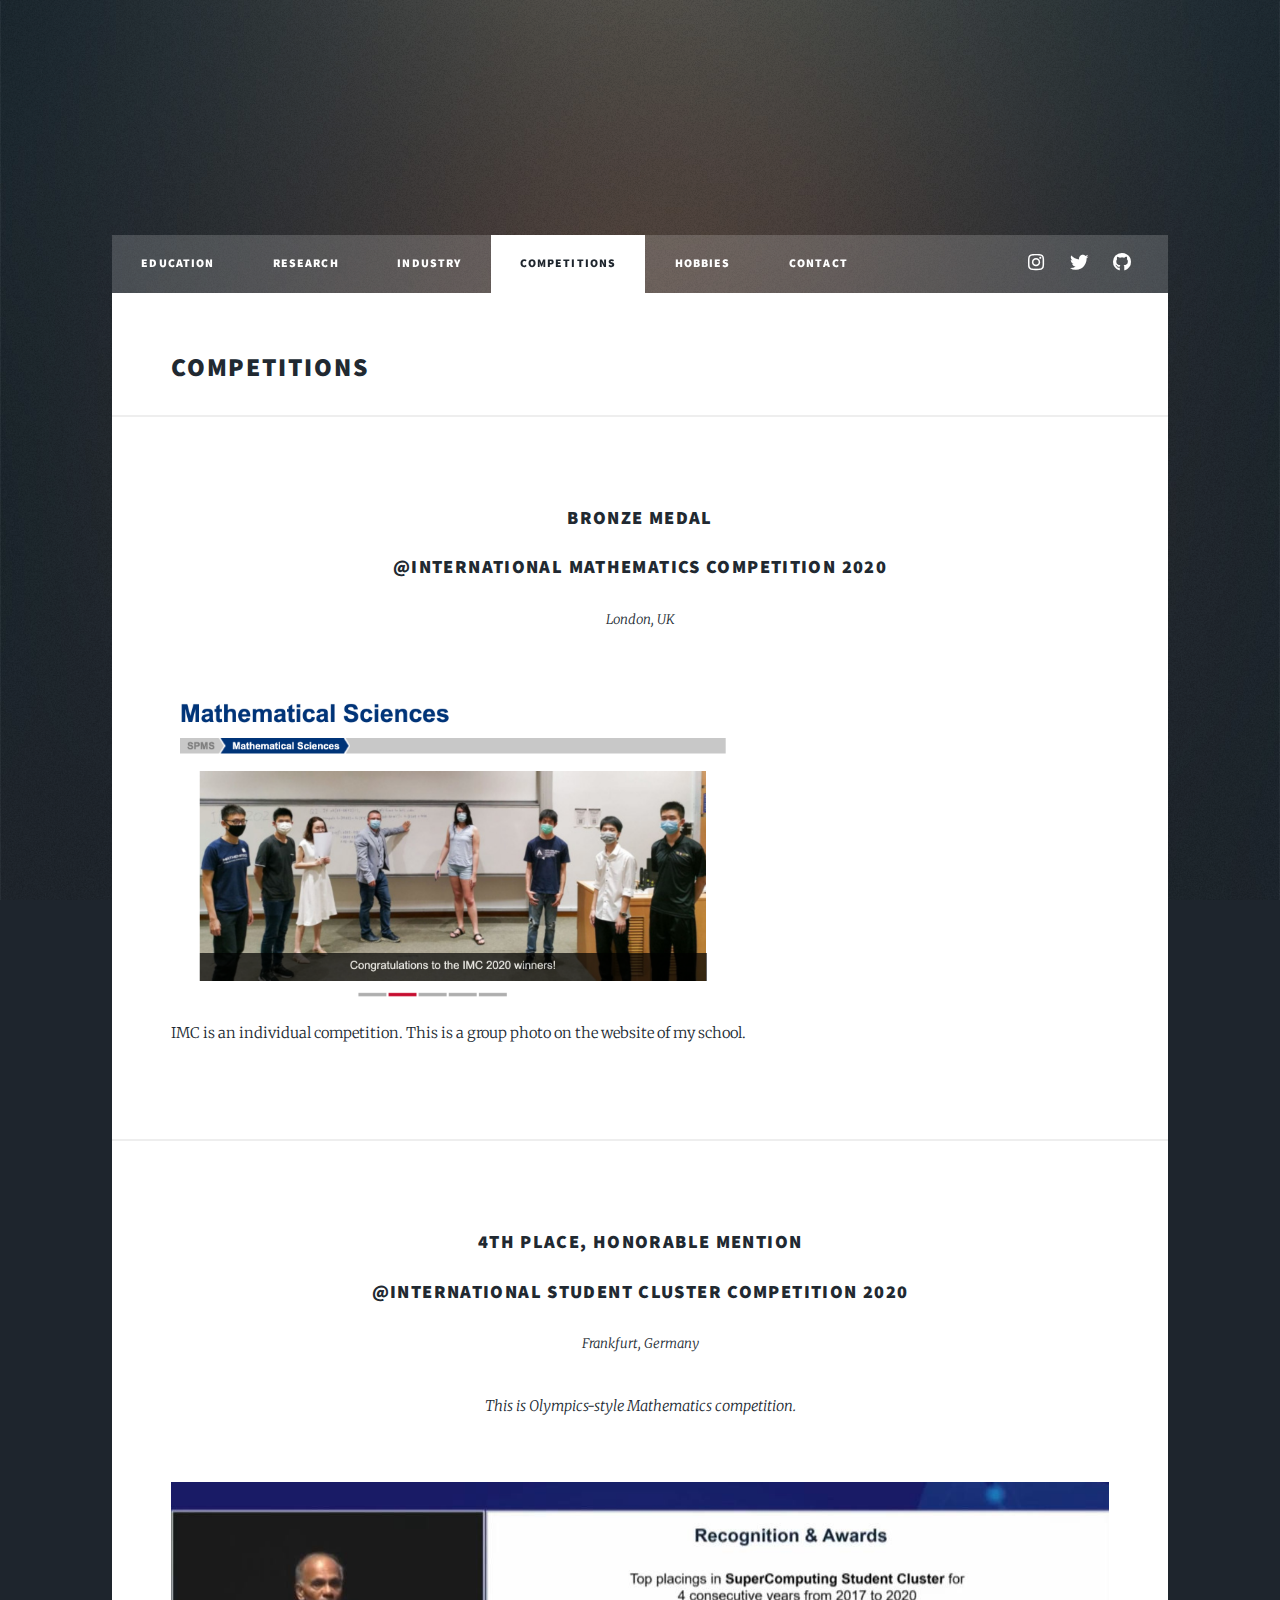
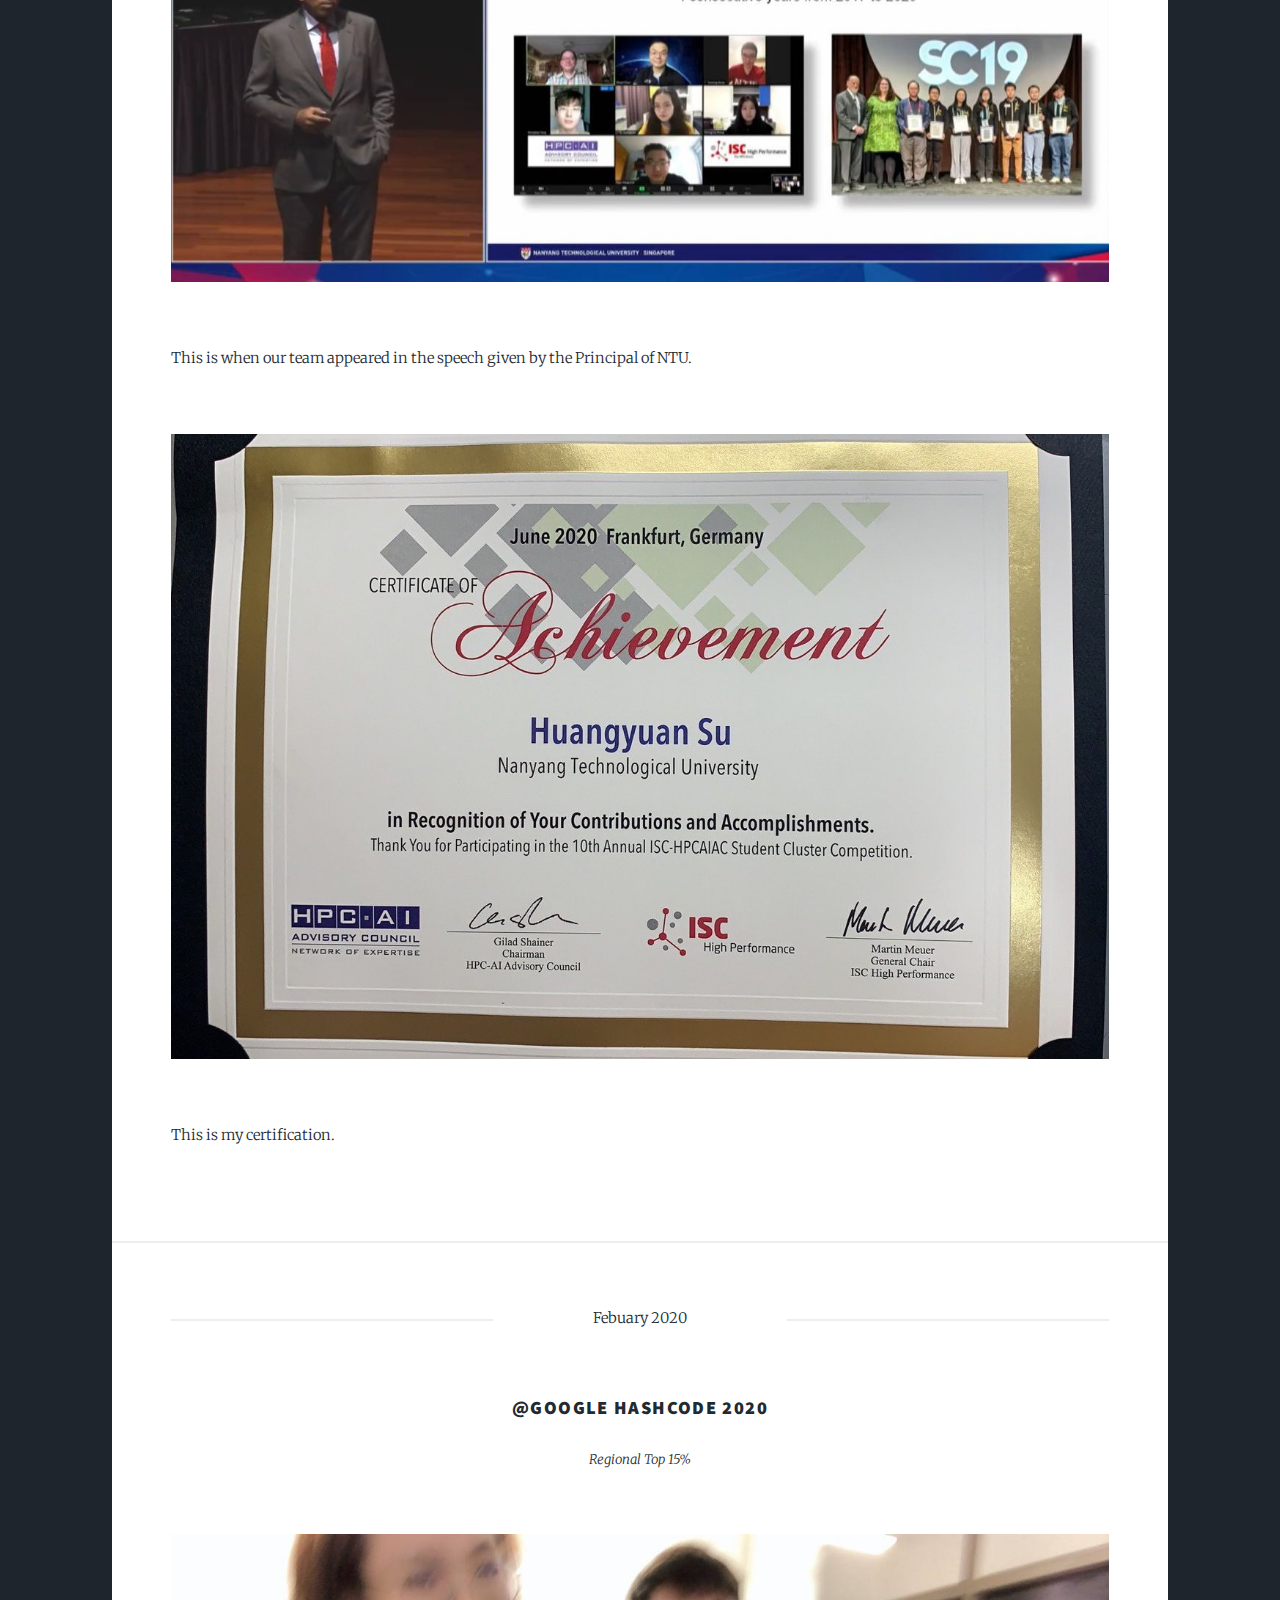
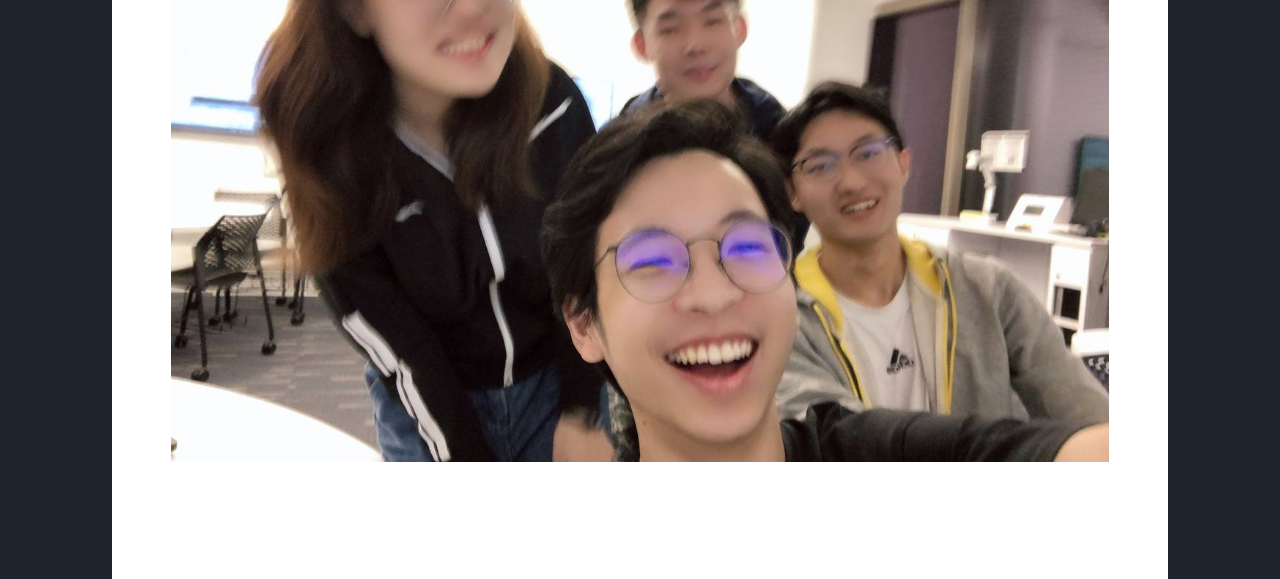
<file: Competitions.html>
<!DOCTYPE HTML>
<!--
	Massively by HTML5 UP
	html5up.net | @ajlkn
	Free for personal and commercial use under the CCA 3.0 license (html5up.net/license)
-->
<html>
	<head>
		<title>Competitions</title>
		<meta charset="utf-8" />
		<meta name="viewport" content="width=device-width, initial-scale=1, user-scalable=no" />
		<link rel="stylesheet" href="assets/css/main.css" />
		<noscript><link rel="stylesheet" href="assets/css/noscript.css" /></noscript>
	</head>
	<body class="is-preload">

		<!-- Wrapper -->
			<div id="wrapper">

				<!-- Header -->
					<header id="header">
					
					</header>

				<!-- Nav -->
					<nav id="nav">
						<ul class="links">
							<li><a href="index.html">Education</a></li>
							<li><a href="research.html">Research</a></li>
                            <li><a href="Industry.html">Industry</a></li>
                            <li class="active"><a href="Competitions.html">Competitions</a></li>
                            <li><a href="hobbies.html">Hobbies</a></li>
                            <li><a href="contact.html">Contact</a></li>
						</ul>
						<ul class="icons">
							<li><a href="https://www.instagram.com/huangyuan07/?igshid=MDM4ZDc5MmU%3D" class="icon brands fa-instagram"><span class="label">Instagram</span></a></li>
							<li><a href="https://twitter.com/Huangyu58589918" class="icon brands fa-twitter"><span class="label">Twitter</span></a></li>
							<li><a href="https://github.com/Hither1/" class="icon brands fa-github"><span class="label">GitHub</span></a></li>
						</ul>
					</nav>

				<!-- Main -->
					<div id="main">
                        <h2>Competitions</h2>
                        <!-- Post -->
                        <section class="post">
                            <header class="major">
                                <h3>
                                    Bronze Medal
                                </h3>
                                <h3>@International Mathematics Competition 2020</h3>
                                <p><a href=""></a>London, UK</a></p>
                            </header>
                            <div><img src="images/competitions/imc-group.png" width="60%" height="60%" alt="" /></div>
                            <p>IMC is an individual competition. This is a group photo on the website of my school.</p>
                        </section>

						<section class="post">
							<header class="major">
                                <h3>4th place, Honorable Mention</h3>
								<h3>@International Student Cluster Competition 2020</h3>
								<p><a href=""></a>Frankfurt, Germany</a></p>
                                
                            <p>This is Olympics-style Mathematics competition.</p>
							</header>
                            <div class="image main"><img src="images/competitions/isc-group.jpeg" width="70%" height="70%" alt="" /></div>
                            <p>This is when our team appeared in the speech given by the Principal of NTU.</p>
                            <div class="image main"><img src="images/competitions/isc20cert.jpeg" width="70%" height="70%" alt="" /></div>
							<p>This is my certification.</p>
                        </section>

                        

							<section class="post">
								<header class="major">
									<span class="date">Febuary 2020</span>
									<h3>@Google HashCode 2020</h3>
									<p>Regional Top 15%</p>
								</header>
								<div class="image main"><img src="images/competitions/hashcode20.jpeg" width="50%" height="50%" alt="" /></div>
								<p></p>
							</section>

							

					</div>

				<!-- Footer -->
					<footer id="footer">
	
					</footer>
			</div>

		<!-- Scripts -->
			<script src="assets/js/jquery.min.js"></script>
			<script src="assets/js/jquery.scrollex.min.js"></script>
			<script src="assets/js/jquery.scrolly.min.js"></script>
			<script src="assets/js/browser.min.js"></script>
			<script src="assets/js/breakpoints.min.js"></script>
			<script src="assets/js/util.js"></script>
			<script src="assets/js/main.js"></script>

	</body>
</html>
</file>
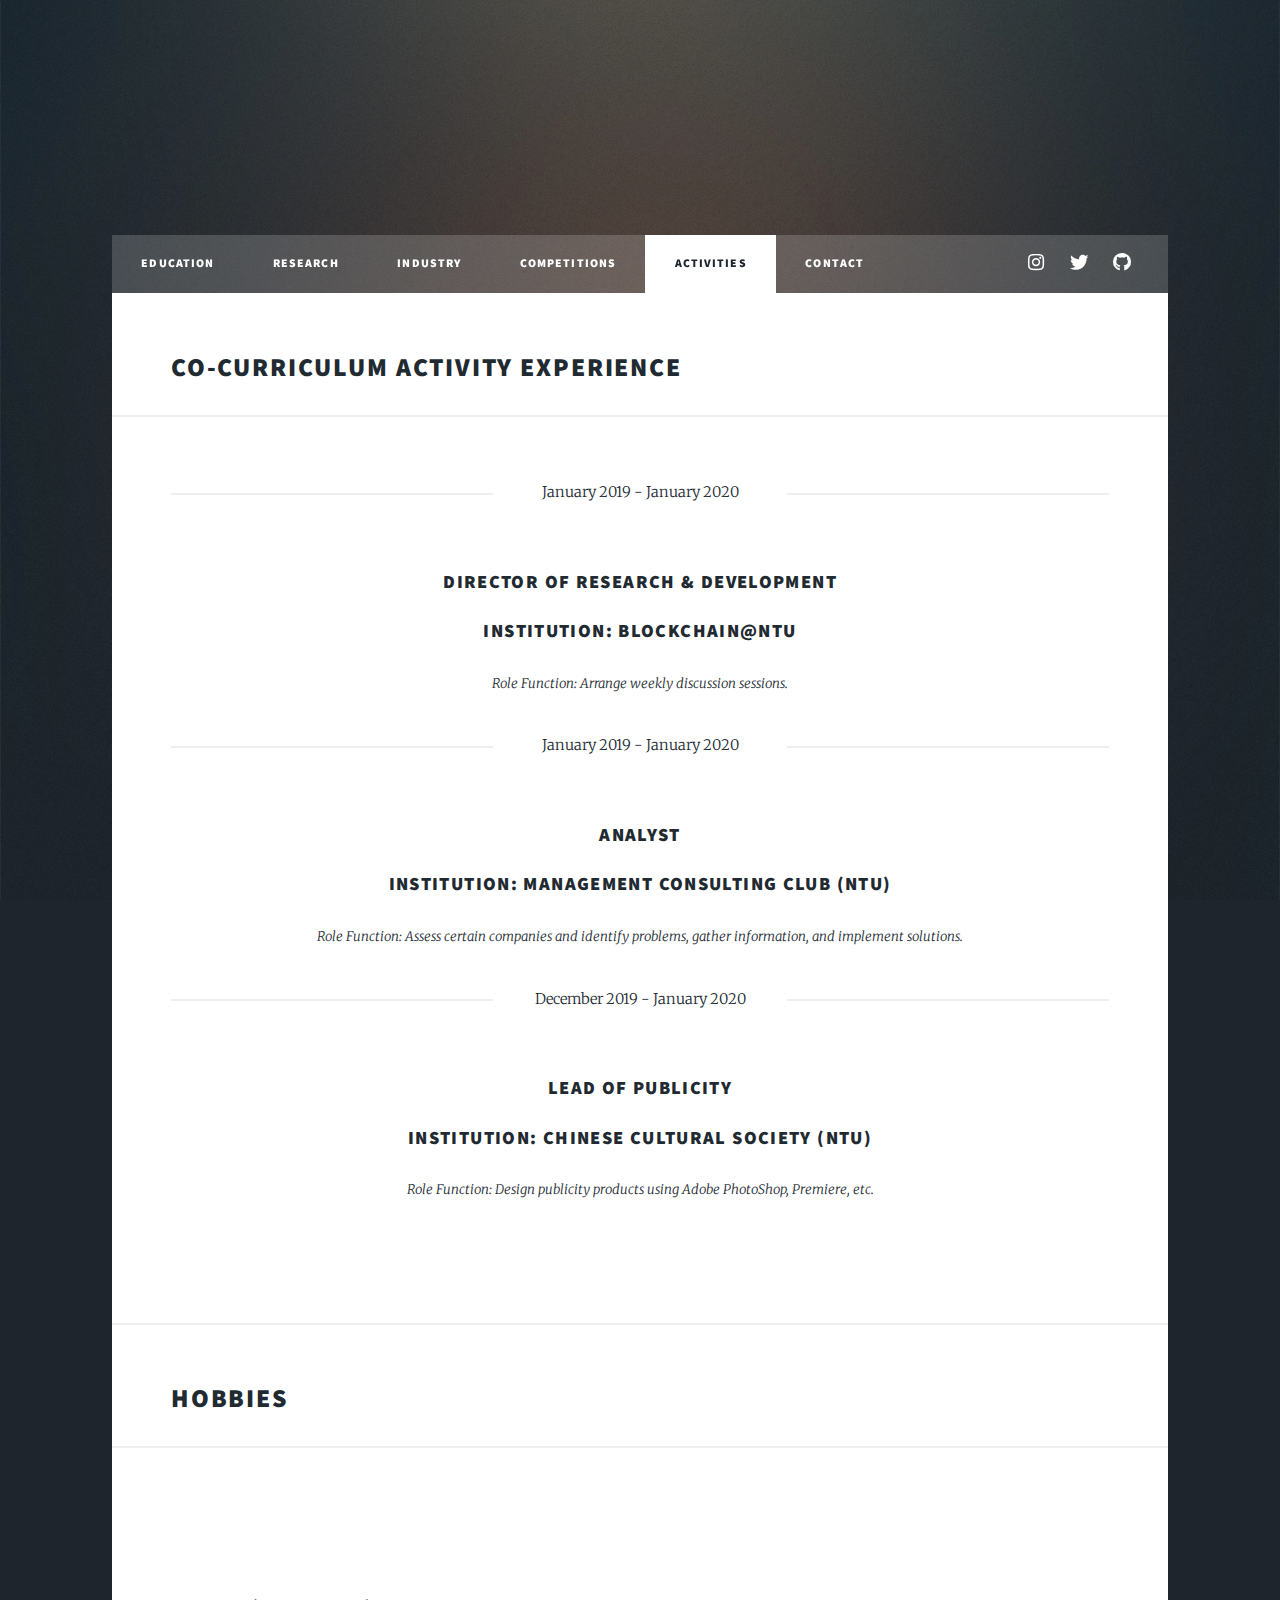
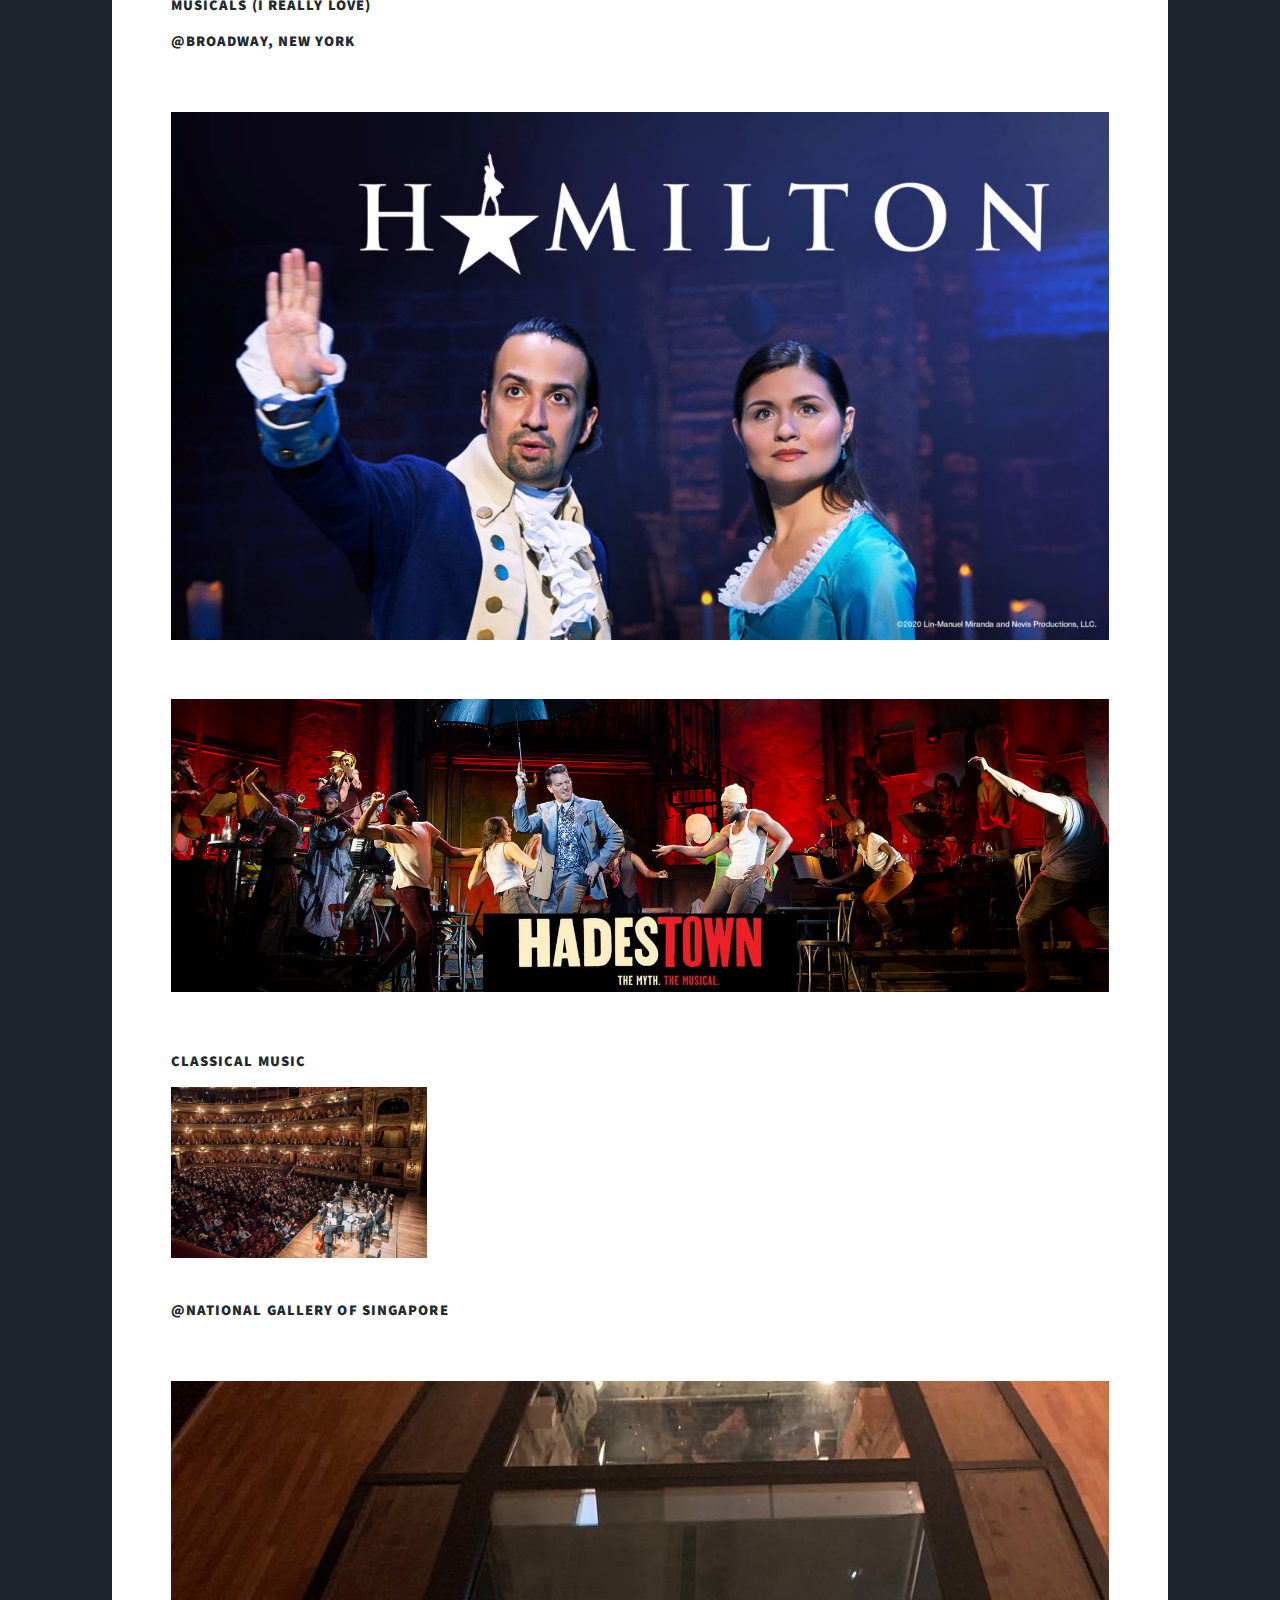
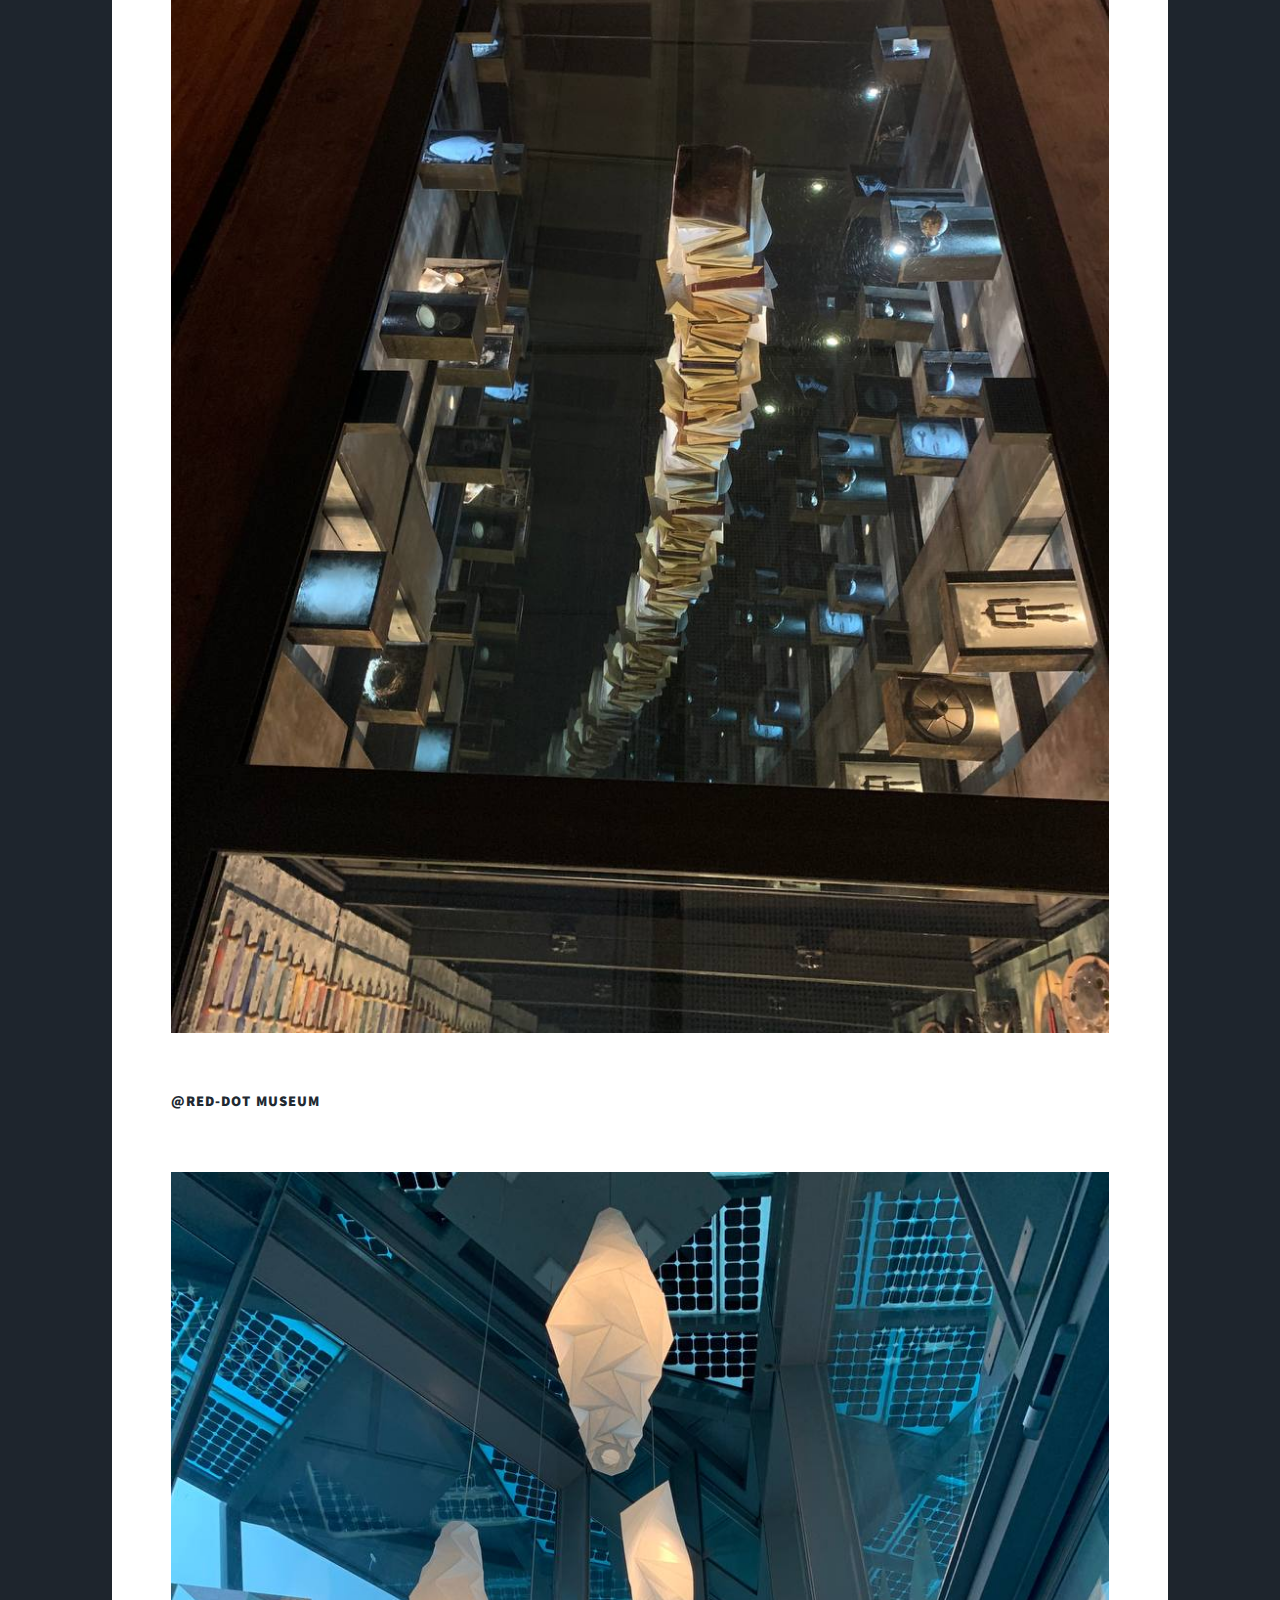
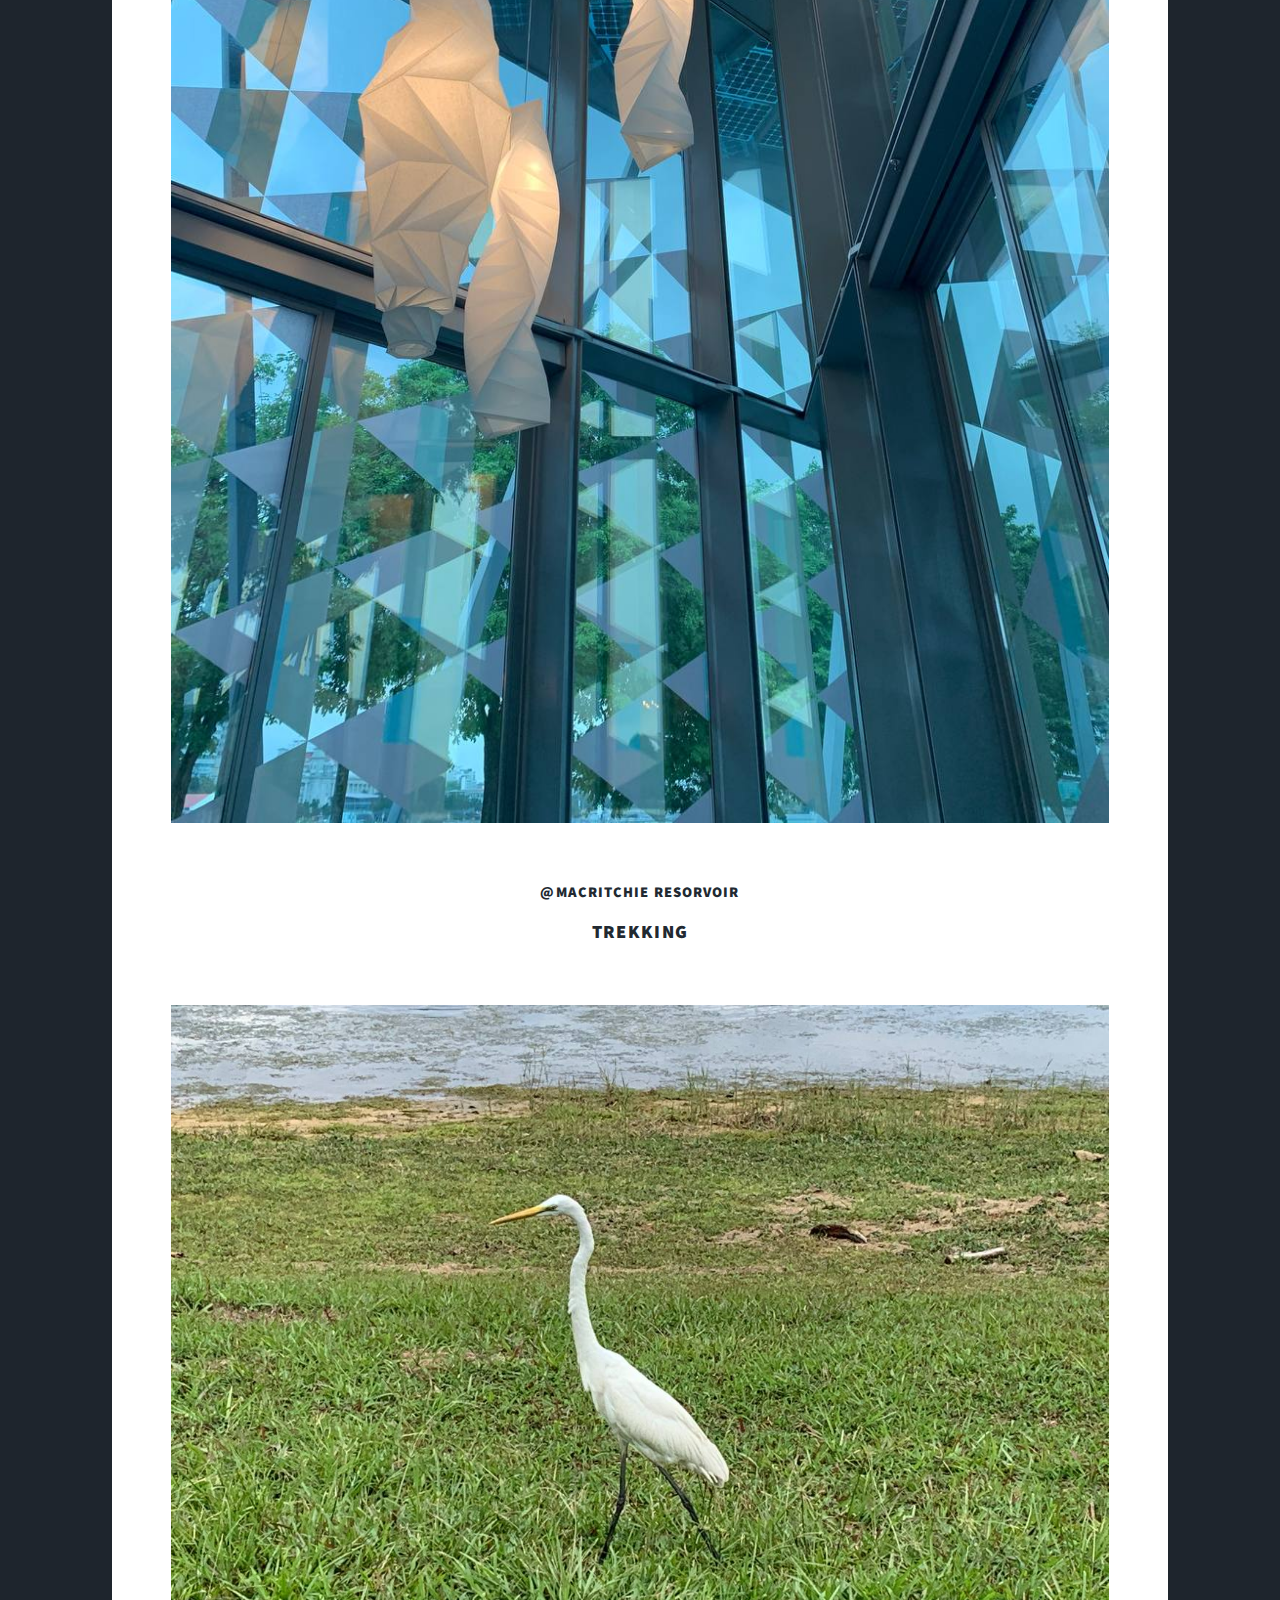
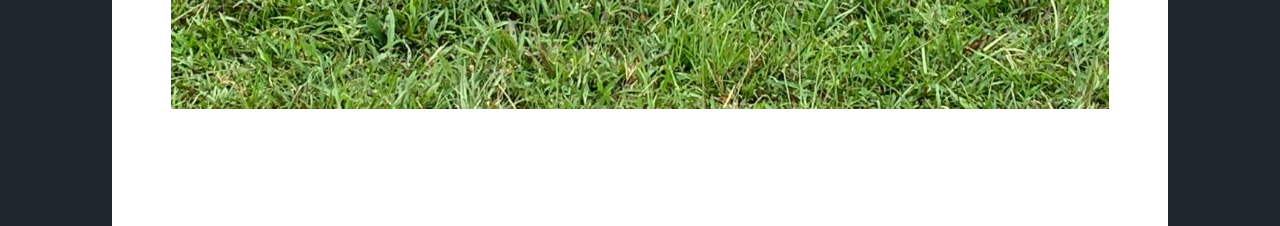
<file: hobbies.html>
<!DOCTYPE HTML>
<!--
	Massively by HTML5 UP
	html5up.net | @ajlkn
	Free for personal and commercial use under the CCA 3.0 license (html5up.net/license)
-->
<html>
	<head>
		<title>Experience of Huangyuan</title>
		<meta charset="utf-8" />
		<meta name="viewport" content="width=device-width, initial-scale=1, user-scalable=no" />
		<link rel="stylesheet" href="assets/css/main.css" />
		<noscript><link rel="stylesheet" href="assets/css/noscript.css" /></noscript>
	</head>
	<body class="is-preload">

		<!-- Wrapper -->
			<div id="wrapper">

				<!-- Header -->
					<header id="header">
					
					</header>

				<!-- Nav -->
					<nav id="nav">
						<ul class="links">
							<li><a href="index.html">Education</a></li>
                            <li><a href="research.html">Research</a></li>
							<li><a href="Industry.html">Industry</a></li>
                            <li><a href="Competitions.html">Competitions</a></li>
                            <li class="active"><a href="hobbies.html">Activities</a></li>
							<li><a href="contact.html">Contact</a></li>
						</ul>
						<ul class="icons">
							<li><a href="https://www.instagram.com/huangyuan07/?igshid=MDM4ZDc5MmU%3D" class="icon brands fa-instagram"><span class="label">Instagram</span></a></li>
							<li><a href="https://twitter.com/Huangyu58589918" class="icon brands fa-twitter"><span class="label">Twitter</span></a></li>
							<li><a href="#" class="icon brands fa-github"><span class="label">GitHub</span></a></li>
						</ul>
					</nav>

				<!-- Main -->
					<div id="main">
						<h2>Co-curriculum Activity Experience</h2>
							<section class="post">
								<header class="major">
									<span class="date">January 2019 - January 2020</span>
									<h3>Director of Research & Development</h3>
									<h3>Institution: Blockchain@NTU</h3>
									<p>Role Function: Arrange weekly discussion sessions.</p>
								</header>
					
								<header class="major">
									<span class="date">January 2019 - January 2020</span>
									<h3>Analyst</h3>
									<h3>Institution: Management Consulting Club (NTU)</h3>
									<p>Role Function: Assess certain companies and identify problems, gather information, and implement solutions.</p>
								</header>
					
								<header class="major">
									<span class="date">December 2019 - January 2020</span>
									<h3>Lead of Publicity</h3>
									<h3>Institution: Chinese Cultural Society (NTU)</h3>
									<p>Role Function: Design publicity products using Adobe PhotoShop, Premiere, etc.</p>
								</header>
							</section>
						<h2>Hobbies</h2>
						<!-- Post -->
						<section class="post">
							<header class="major">
                            </header>
                            <h4>Musicals (I really love)</h4>
							<h4>@Broadway, New York</h4>
                            <div class="image main"><img src="images/hobbies/hamilton.jpeg" width="16%" height="16%" alt="" /></div>
							<div class="image main"><img src="images/hobbies/hadestown.jpeg" width="40%" height="40%" alt="" /></div>
                            <h4>Classical Music</h4>
                            <div class="image "><img src="images/hobbies/music.jpeg" width="40%" height="40%" alt="" /></div>
							<p></p>

						
                            <h4>@National Gallery of Singapore</h4>
                            <div class="image main"><img src="images/hobbies/nat-gal-1.jpeg" width="70%" height="70%" alt="" /></div>
                            <h4>@Red-dot Museum</h4>
                            <div class="image main"><img src="images/hobbies/red-dot-1.jpeg" width="70%" height="70%" alt="" /></div>
							<p></p>
					
								<header class="major">
                                    <h4>@MacRitchie Resorvoir</h4>
									<h3>Trekking</h3>
									<p></p>
								</header>
								<div class="image main"><img src="images/hobbies/trekking.jpeg" width="40%" height="40%" alt="" /></div>
								<p></p>
							</section>
							
					</div>

				<!-- Footer -->
					<footer id="footer"></footer>

			</div>

		<!-- Scripts -->
			<script src="assets/js/jquery.min.js"></script>
			<script src="assets/js/jquery.scrollex.min.js"></script>
			<script src="assets/js/jquery.scrolly.min.js"></script>
			<script src="assets/js/browser.min.js"></script>
			<script src="assets/js/breakpoints.min.js"></script>
			<script src="assets/js/util.js"></script>
			<script src="assets/js/main.js"></script>

	</body>
</html>
</file>
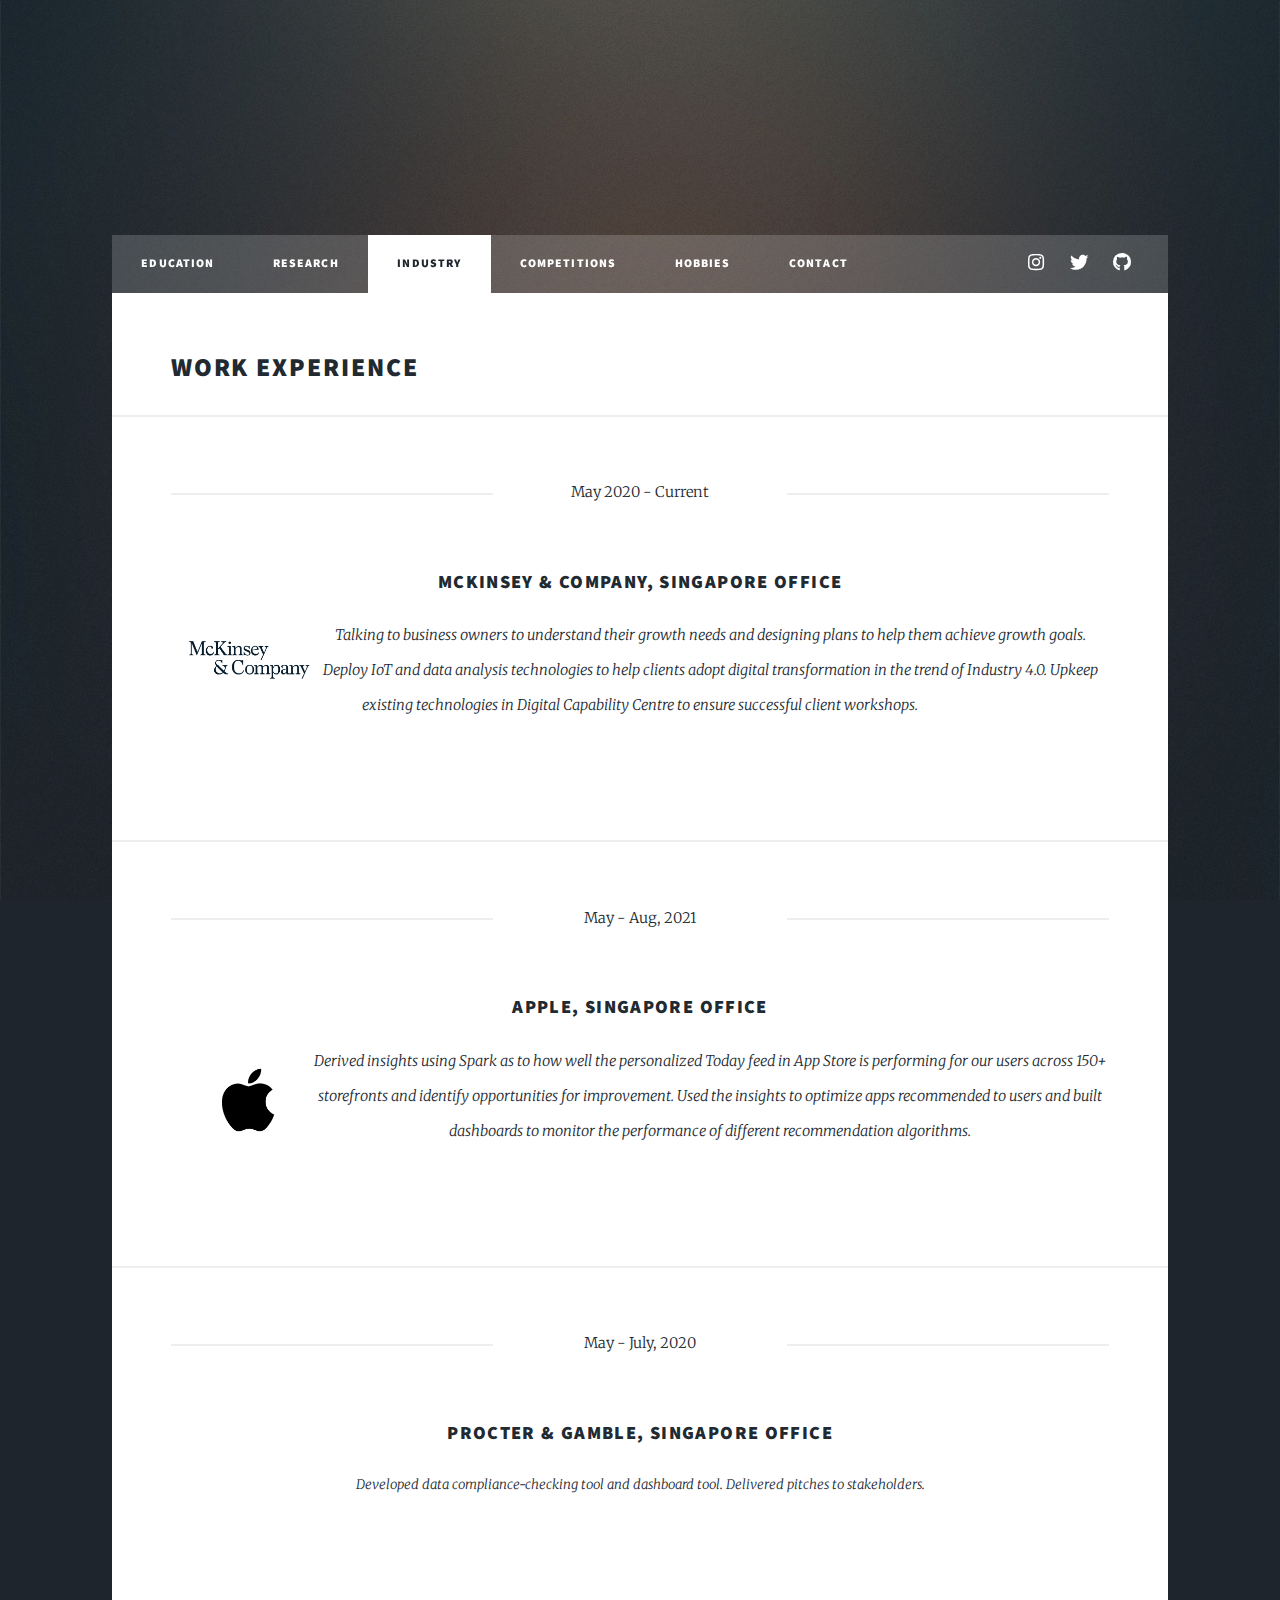
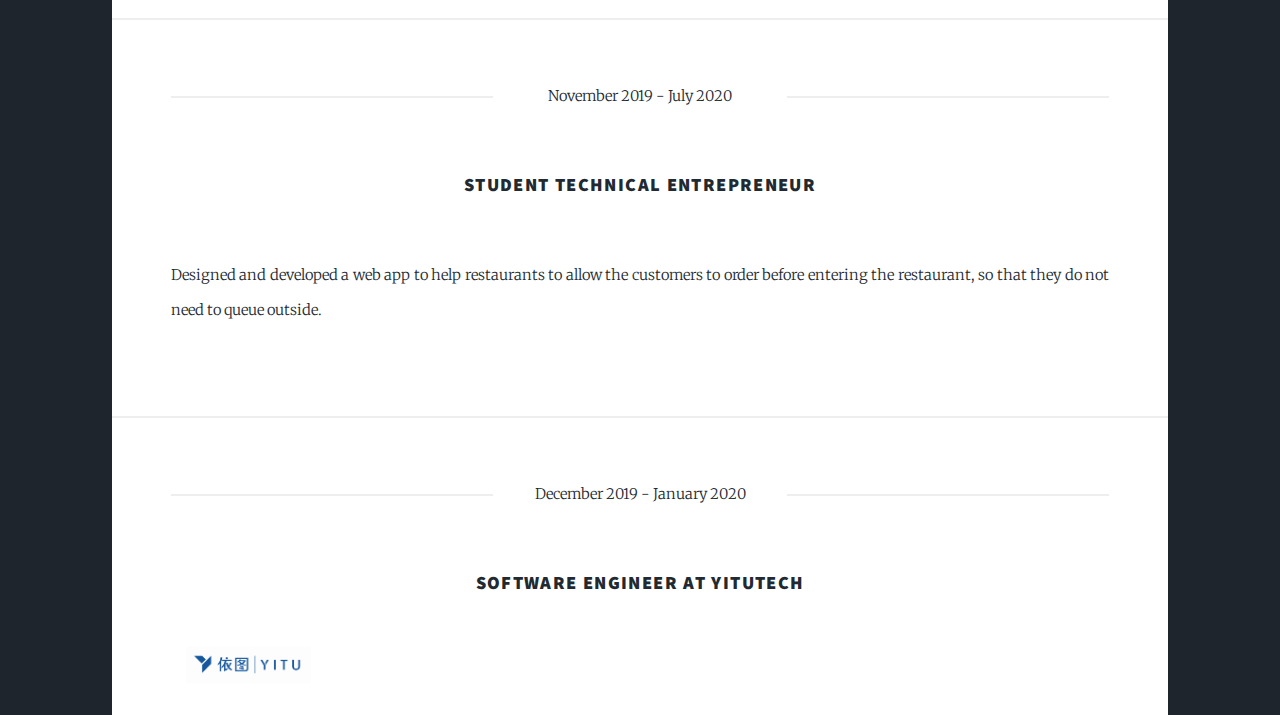
<file: Industry.html>
<!DOCTYPE HTML>
<!--
	Massively by HTML5 UP
	html5up.net | @ajlkn
	Free for personal and commercial use under the CCA 3.0 license (html5up.net/license)
-->
<html>
	<head>
		<title>Research Experience</title>
		<meta charset="utf-8" />
		<meta name="viewport" content="width=device-width, initial-scale=1, user-scalable=no" />
		<link rel="stylesheet" href="assets/css/main.css" />
		<noscript><link rel="stylesheet" href="assets/css/noscript.css" /></noscript>
	</head>
	<body class="is-preload">

		<!-- Wrapper -->
			<div id="wrapper">

				<!-- Header -->
					<header id="header">
					
					</header>

				<!-- Nav -->
					<nav id="nav">
						<ul class="links">
							<li><a href="index.html">Education</a></li>
                            <li><a href="research.html">Research</a></li>
							<li class="active"><a href="Industry.html">Industry</a></li>
							<li><a href="Competitions.html">Competitions</a></li>
							<li><a href="hobbies.html">Hobbies</a></li>
							<li><a href="contact.html">Contact</a></li>
						</ul>
						<ul class="icons">
							<li><a href="https://www.instagram.com/huangyuan07/?igshid=MDM4ZDc5MmU%3D" class="icon brands fa-instagram"><span class="label">Instagram</span></a></li>
							<li><a href="https://twitter.com/Huangyu58589918" class="icon brands fa-twitter"><span class="label">Twitter</span></a></li>
							<li><a href="https://github.com/Hither1/" class="icon brands fa-github"><span class="label">GitHub</span></a></li>
						</ul>
					</nav>

				<!-- Main -->
					<div id="main">
				
						<h2>Work Experience</h2>
						<!-- Post -->
						<section class="post">
							<header class="major">
								<span class="date">May 2020 - Current</span>
								<h3>McKinsey & Company, Singapore Office</h3>
								<img src="images/mckinsey.png" width="15%" height="15%" alt="" style="float:left; padding-top:20px; padding-left:15px"/>
								<p>Talking to business owners to understand their growth needs and designing plans to help them achieve growth goals. Deploy
                                    IoT and data analysis technologies to help clients adopt digital transformation in the trend of Industry 4.0. Upkeep existing
                                    technologies in Digital Capability Centre to ensure successful client workshops.</p>
							</header>
							<p></p>
						</section>
						<section class="post">
							<header class="major">
								<span class="date">May - Aug, 2021</span>
								<h3>Apple, Singapore Office</h3>
								<img src="images/Apple-Logo.png" width="15%" height="15%" alt="" style="float:left; padding-top:20px; padding-left:15px"/>
								<p>Derived insights using Spark as to how well the personalized Today feed in App Store is performing for our users across 150+
                                    storefronts and identify opportunities for improvement. Used the insights to optimize apps recommended to users and built
                                    dashboards to monitor the performance of different recommendation algorithms.</p>
							</header>
							<p></p>
						</section>
						<section class="post">
							<header class="major">
								<span class="date">May - July, 2020</span>
								<h3>Procter & Gamble, Singapore Office</h3>
								<p>Developed data compliance-checking tool and dashboard tool. Delivered pitches to stakeholders.</p>
							</header>
							<p></p>
						</section>

							

							<section class="post">
								<header class="major">
									<span class="date">November 2019 - July 2020</span>
									<h3>Student Technical Entrepreneur</h3>
									<p></p>
								</header>
								<p>Designed and developed a web app to help restaurants to allow the customers to order before entering the restaurant, so that they do not need to queue outside.</p>
							</section>

							<section class="post">
								<header class="major">
									<span class="date">December 2019 - January 2020</span>
									<h3>Software Engineer at YITUTech</h3>
									<img src="images/yitu.webp" width="15%" height="15%" alt="" style="float:left; padding-top:20px; padding-left:15px"/>
									<p></p>
								</header>
								<p></p>
							</section>
					
					</div>

				<!-- Footer -->
					<footer id="footer">
					</footer>

			</div>

		<!-- Scripts -->
			<script src="assets/js/jquery.min.js"></script>
			<script src="assets/js/jquery.scrollex.min.js"></script>
			<script src="assets/js/jquery.scrolly.min.js"></script>
			<script src="assets/js/browser.min.js"></script>
			<script src="assets/js/breakpoints.min.js"></script>
			<script src="assets/js/util.js"></script>
			<script src="assets/js/main.js"></script>

	</body>
</html>
</file>
<file: assets/css/main.css>
@import url(fontawesome-all.min.css);
@import url("https://fonts.googleapis.com/css?family=Merriweather:300,700,300italic,700italic|Source+Sans+Pro:900");

/*
	Massively by HTML5 UP
	html5up.net | @ajlkn
	Free for personal and commercial use under the CCA 3.0 license (html5up.net/license)
*/

html, body, div, span, applet, object,
iframe, h1, h2, h3, h4, h5, h6, p, blockquote,
pre, a, abbr, acronym, address, big, cite,
code, del, dfn, em, img, ins, kbd, q, s, samp,
small, strike, strong, sub, sup, tt, var, b,
u, i, center, dl, dt, dd, ol, ul, li, fieldset,
form, label, legend, table, caption, tbody,
tfoot, thead, tr, th, td, article, aside,
canvas, details, embed, figure, figcaption,
footer, header, hgroup, menu, nav, output, ruby,
section, summary, time, mark, audio, video {
	margin: 0;
	padding: 0;
	border: 0;
	font-size: 100%;
	font: inherit;
	vertical-align: baseline;}

article, aside, details, figcaption, figure,
footer, header, hgroup, menu, nav, section {
	display: block;}

body {
	line-height: 1;
}

ol, ul {
	list-style: none;
}

blockquote, q {
	quotes: none;
}

	blockquote:before, blockquote:after, q:before, q:after {
		content: '';
		content: none;
	}

table {
	border-collapse: collapse;
	border-spacing: 0;
}

body {
	-webkit-text-size-adjust: none;
}

mark {
	background-color: transparent;
	color: inherit;
}

input::-moz-focus-inner {
	border: 0;
	padding: 0;
}

input, select, textarea {
	-moz-appearance: none;
	-webkit-appearance: none;
	-ms-appearance: none;
	appearance: none;
}

/* Basic */

	@-ms-viewport {
		width: device-width;
	}

	body {
		-ms-overflow-style: scrollbar;
	}

	@media screen and (max-width: 480px) {

		html, body {
			min-width: 320px;
		}

	}

	html {
		box-sizing: border-box;
	}

	*, *:before, *:after {
		box-sizing: inherit;
	}

	body {
		background-color: #1e252d;
	}

		body.is-preload *, body.is-preload *:before, body.is-preload *:after {
			-moz-animation: none !important;
			-webkit-animation: none !important;
			-ms-animation: none !important;
			animation: none !important;
			-moz-transition: none !important;
			-webkit-transition: none !important;
			-ms-transition: none !important;
			transition: none !important;
		}

/* Type */

	html {
		font-size: 16pt;
	}

		@media screen and (max-width: 1680px) {

			html {
				font-size: 12pt;
			}

		}

		@media screen and (max-width: 1280px) {

			html {
				font-size: 11pt;
			}

		}

		@media screen and (max-width: 360px) {

			html {
				font-size: 10pt;
			}

		}

	body {
		color: #212931;
	}

	body, input, select, textarea {
		font-family: "Merriweather", Georgia, serif;
		font-weight: 300;
		font-size: 1rem;
		line-height: 2.375;
	}

	a {
		-moz-transition: color 0.2s ease-in-out, background-color 0.2s ease-in-out, border-color 0.2s ease-in-out, box-shadow 0.2s ease-in-out;
		-webkit-transition: color 0.2s ease-in-out, background-color 0.2s ease-in-out, border-color 0.2s ease-in-out, box-shadow 0.2s ease-in-out;
		-ms-transition: color 0.2s ease-in-out, background-color 0.2s ease-in-out, border-color 0.2s ease-in-out, box-shadow 0.2s ease-in-out;
		transition: color 0.2s ease-in-out, background-color 0.2s ease-in-out, border-color 0.2s ease-in-out, box-shadow 0.2s ease-in-out;
		border-bottom: dotted 1px;
		text-decoration: none;
	}

		a:hover {
			border-bottom-color: transparent;
		}

	strong, b {
		font-weight: 600;
	}

	em, i {
		font-style: italic;
	}

	p {
		text-align: justify;
		margin: 0 0 2rem 0;
	}

	h1, h2, h3, h4, h5, h6 {
		font-family: "Source Sans Pro", Helvetica, sans-serif;
		font-weight: 900;
		line-height: 1.5;
		letter-spacing: 0.075em;
		text-transform: uppercase;
		margin: 0 0 1rem 0;
	}

		h1 a, h2 a, h3 a, h4 a, h5 a, h6 a {
			border-bottom: 0;
			color: inherit;
			text-decoration: none;
		}

	h1 {
		font-size: 4rem;
		line-height: 1.1;
		margin: 0 0 2rem 0;
	}

	h2 {
		font-size: 1.75rem;
		line-height: 1.3;
		margin: 0 0 1.5rem 0;
	}

	h3 {
		font-size: 1.25rem;
		margin: 0 0 1.5rem 0;
	}

	h4 {
		font-size: 1rem;
	}

	h5 {
		font-size: 0.9rem;
	}

	h6 {
		font-size: 0.8rem;
	}

	sub {
		font-size: 0.8rem;
		position: relative;
		top: 0.5rem;
	}

	sup {
		font-size: 0.8rem;
		position: relative;
		top: -0.5rem;
	}

	blockquote {
		border-left: solid 4px;
		font-style: italic;
		margin: 0 0 2rem 0;
		padding: 0.5rem 0 0.5rem 2rem;
	}

	code {
		border: solid 2px;
		font-family: "Courier New", monospace;
		font-size: 0.9rem;
		margin: 0 0.25rem;
		padding: 0.25rem 0.65rem;
	}

	pre {
		-webkit-overflow-scrolling: touch;
		font-family: "Courier New", monospace;
		font-size: 0.9rem;
		margin: 0 0 2rem 0;
	}

		pre code {
			display: block;
			line-height: 1.75;
			padding: 1rem 1.5rem;
			overflow-x: auto;
		}

	hr {
		border: 0;
		border-bottom: solid 2px;
		margin: 3rem 0;
	}

		hr.major {
			margin: 5rem 0;
		}

	.align-left {
		text-align: left;
	}

	.align-center {
		text-align: center;
	}

	.align-right {
		text-align: right;
	}

	input, select, textarea {
		color: #212931;
	}

	a {
		color: #212931;
		border-bottom-color: rgba(33, 41, 49, 0.5);
	}

		a:hover {
			border-bottom-color: transparent;
			color: #18bfef !important;
		}

	strong, b {
		color: #212931;
	}

	h1, h2, h3, h4, h5, h6 {
		color: #212931;
	}

	blockquote {
		border-left-color: #eeeeee;
	}

	code {
		background: rgba(220, 220, 220, 0.25);
		border-color: #eeeeee;
	}

	hr {
		border-bottom-color: #eeeeee;
	}

/* Row */

	.row {
		display: flex;
		flex-wrap: wrap;
		box-sizing: border-box;
		align-items: stretch;
	}

		.row > * {
			box-sizing: border-box;
		}

		.row.gtr-uniform > * > :last-child {
			margin-bottom: 0;
		}

		.row.aln-left {
			justify-content: flex-start;
		}

		.row.aln-center {
			justify-content: center;
		}

		.row.aln-right {
			justify-content: flex-end;
		}

		.row.aln-top {
			align-items: flex-start;
		}

		.row.aln-middle {
			align-items: center;
		}

		.row.aln-bottom {
			align-items: flex-end;
		}

		.row > .imp {
			order: -1;
		}

		.row > .col-1 {
			width: 8.33333%;
		}

		.row > .off-1 {
			margin-left: 8.33333%;
		}

		.row > .col-2 {
			width: 16.66667%;
		}

		.row > .off-2 {
			margin-left: 16.66667%;
		}

		.row > .col-3 {
			width: 25%;
		}

		.row > .off-3 {
			margin-left: 25%;
		}

		.row > .col-4 {
			width: 33.33333%;
		}

		.row > .off-4 {
			margin-left: 33.33333%;
		}

		.row > .col-5 {
			width: 41.66667%;
		}

		.row > .off-5 {
			margin-left: 41.66667%;
		}

		.row > .col-6 {
			width: 50%;
		}

		.row > .off-6 {
			margin-left: 50%;
		}

		.row > .col-7 {
			width: 58.33333%;
		}

		.row > .off-7 {
			margin-left: 58.33333%;
		}

		.row > .col-8 {
			width: 66.66667%;
		}

		.row > .off-8 {
			margin-left: 66.66667%;
		}

		.row > .col-9 {
			width: 75%;
		}

		.row > .off-9 {
			margin-left: 75%;
		}

		.row > .col-10 {
			width: 83.33333%;
		}

		.row > .off-10 {
			margin-left: 83.33333%;
		}

		.row > .col-11 {
			width: 91.66667%;
		}

		.row > .off-11 {
			margin-left: 91.66667%;
		}

		.row > .col-12 {
			width: 100%;
		}

		.row > .off-12 {
			margin-left: 100%;
		}

		.row.gtr-0 {
			margin-top: 0;
			margin-left: 0rem;
		}

			.row.gtr-0 > * {
				padding: 0 0 0 0rem;
			}

			.row.gtr-0.gtr-uniform {
				margin-top: 0rem;
			}

				.row.gtr-0.gtr-uniform > * {
					padding-top: 0rem;
				}

		.row.gtr-25 {
			margin-top: 0;
			margin-left: -0.375rem;
		}

			.row.gtr-25 > * {
				padding: 0 0 0 0.375rem;
			}

			.row.gtr-25.gtr-uniform {
				margin-top: -0.375rem;
			}

				.row.gtr-25.gtr-uniform > * {
					padding-top: 0.375rem;
				}

		.row.gtr-50 {
			margin-top: 0;
			margin-left: -0.75rem;
		}

			.row.gtr-50 > * {
				padding: 0 0 0 0.75rem;
			}

			.row.gtr-50.gtr-uniform {
				margin-top: -0.75rem;
			}

				.row.gtr-50.gtr-uniform > * {
					padding-top: 0.75rem;
				}

		.row {
			margin-top: 0;
			margin-left: -1.5rem;
		}

			.row > * {
				padding: 0 0 0 1.5rem;
			}

			.row.gtr-uniform {
				margin-top: -1.5rem;
			}

				.row.gtr-uniform > * {
					padding-top: 1.5rem;
				}

		.row.gtr-150 {
			margin-top: 0;
			margin-left: -2.25rem;
		}

			.row.gtr-150 > * {
				padding: 0 0 0 2.25rem;
			}

			.row.gtr-150.gtr-uniform {
				margin-top: -2.25rem;
			}

				.row.gtr-150.gtr-uniform > * {
					padding-top: 2.25rem;
				}

		.row.gtr-200 {
			margin-top: 0;
			margin-left: -3rem;
		}

			.row.gtr-200 > * {
				padding: 0 0 0 3rem;
			}

			.row.gtr-200.gtr-uniform {
				margin-top: -3rem;
			}

				.row.gtr-200.gtr-uniform > * {
					padding-top: 3rem;
				}

		@media screen and (max-width: 1680px) {

			.row {
				display: flex;
				flex-wrap: wrap;
				box-sizing: border-box;
				align-items: stretch;
			}

				.row > * {
					box-sizing: border-box;
				}

				.row.gtr-uniform > * > :last-child {
					margin-bottom: 0;
				}

				.row.aln-left {
					justify-content: flex-start;
				}

				.row.aln-center {
					justify-content: center;
				}

				.row.aln-right {
					justify-content: flex-end;
				}

				.row.aln-top {
					align-items: flex-start;
				}

				.row.aln-middle {
					align-items: center;
				}

				.row.aln-bottom {
					align-items: flex-end;
				}

				.row > .imp-xlarge {
					order: -1;
				}

				.row > .col-1-xlarge {
					width: 8.33333%;
				}

				.row > .off-1-xlarge {
					margin-left: 8.33333%;
				}

				.row > .col-2-xlarge {
					width: 16.66667%;
				}

				.row > .off-2-xlarge {
					margin-left: 16.66667%;
				}

				.row > .col-3-xlarge {
					width: 25%;
				}

				.row > .off-3-xlarge {
					margin-left: 25%;
				}

				.row > .col-4-xlarge {
					width: 33.33333%;
				}

				.row > .off-4-xlarge {
					margin-left: 33.33333%;
				}

				.row > .col-5-xlarge {
					width: 41.66667%;
				}

				.row > .off-5-xlarge {
					margin-left: 41.66667%;
				}

				.row > .col-6-xlarge {
					width: 50%;
				}

				.row > .off-6-xlarge {
					margin-left: 50%;
				}

				.row > .col-7-xlarge {
					width: 58.33333%;
				}

				.row > .off-7-xlarge {
					margin-left: 58.33333%;
				}

				.row > .col-8-xlarge {
					width: 66.66667%;
				}

				.row > .off-8-xlarge {
					margin-left: 66.66667%;
				}

				.row > .col-9-xlarge {
					width: 75%;
				}

				.row > .off-9-xlarge {
					margin-left: 75%;
				}

				.row > .col-10-xlarge {
					width: 83.33333%;
				}

				.row > .off-10-xlarge {
					margin-left: 83.33333%;
				}

				.row > .col-11-xlarge {
					width: 91.66667%;
				}

				.row > .off-11-xlarge {
					margin-left: 91.66667%;
				}

				.row > .col-12-xlarge {
					width: 100%;
				}

				.row > .off-12-xlarge {
					margin-left: 100%;
				}

				.row.gtr-0 {
					margin-top: 0;
					margin-left: 0rem;
				}

					.row.gtr-0 > * {
						padding: 0 0 0 0rem;
					}

					.row.gtr-0.gtr-uniform {
						margin-top: 0rem;
					}

						.row.gtr-0.gtr-uniform > * {
							padding-top: 0rem;
						}

				.row.gtr-25 {
					margin-top: 0;
					margin-left: -0.375rem;
				}

					.row.gtr-25 > * {
						padding: 0 0 0 0.375rem;
					}

					.row.gtr-25.gtr-uniform {
						margin-top: -0.375rem;
					}

						.row.gtr-25.gtr-uniform > * {
							padding-top: 0.375rem;
						}

				.row.gtr-50 {
					margin-top: 0;
					margin-left: -0.75rem;
				}

					.row.gtr-50 > * {
						padding: 0 0 0 0.75rem;
					}

					.row.gtr-50.gtr-uniform {
						margin-top: -0.75rem;
					}

						.row.gtr-50.gtr-uniform > * {
							padding-top: 0.75rem;
						}

				.row {
					margin-top: 0;
					margin-left: -1.5rem;
				}

					.row > * {
						padding: 0 0 0 1.5rem;
					}

					.row.gtr-uniform {
						margin-top: -1.5rem;
					}

						.row.gtr-uniform > * {
							padding-top: 1.5rem;
						}

				.row.gtr-150 {
					margin-top: 0;
					margin-left: -2.25rem;
				}

					.row.gtr-150 > * {
						padding: 0 0 0 2.25rem;
					}

					.row.gtr-150.gtr-uniform {
						margin-top: -2.25rem;
					}

						.row.gtr-150.gtr-uniform > * {
							padding-top: 2.25rem;
						}

				.row.gtr-200 {
					margin-top: 0;
					margin-left: -3rem;
				}

					.row.gtr-200 > * {
						padding: 0 0 0 3rem;
					}

					.row.gtr-200.gtr-uniform {
						margin-top: -3rem;
					}

						.row.gtr-200.gtr-uniform > * {
							padding-top: 3rem;
						}

		}

		@media screen and (max-width: 1280px) {

			.row {
				display: flex;
				flex-wrap: wrap;
				box-sizing: border-box;
				align-items: stretch;
			}

				.row > * {
					box-sizing: border-box;
				}

				.row.gtr-uniform > * > :last-child {
					margin-bottom: 0;
				}

				.row.aln-left {
					justify-content: flex-start;
				}

				.row.aln-center {
					justify-content: center;
				}

				.row.aln-right {
					justify-content: flex-end;
				}

				.row.aln-top {
					align-items: flex-start;
				}

				.row.aln-middle {
					align-items: center;
				}

				.row.aln-bottom {
					align-items: flex-end;
				}

				.row > .imp-large {
					order: -1;
				}

				.row > .col-1-large {
					width: 8.33333%;
				}

				.row > .off-1-large {
					margin-left: 8.33333%;
				}

				.row > .col-2-large {
					width: 16.66667%;
				}

				.row > .off-2-large {
					margin-left: 16.66667%;
				}

				.row > .col-3-large {
					width: 25%;
				}

				.row > .off-3-large {
					margin-left: 25%;
				}

				.row > .col-4-large {
					width: 33.33333%;
				}

				.row > .off-4-large {
					margin-left: 33.33333%;
				}

				.row > .col-5-large {
					width: 41.66667%;
				}

				.row > .off-5-large {
					margin-left: 41.66667%;
				}

				.row > .col-6-large {
					width: 50%;
				}

				.row > .off-6-large {
					margin-left: 50%;
				}

				.row > .col-7-large {
					width: 58.33333%;
				}

				.row > .off-7-large {
					margin-left: 58.33333%;
				}

				.row > .col-8-large {
					width: 66.66667%;
				}

				.row > .off-8-large {
					margin-left: 66.66667%;
				}

				.row > .col-9-large {
					width: 75%;
				}

				.row > .off-9-large {
					margin-left: 75%;
				}

				.row > .col-10-large {
					width: 83.33333%;
				}

				.row > .off-10-large {
					margin-left: 83.33333%;
				}

				.row > .col-11-large {
					width: 91.66667%;
				}

				.row > .off-11-large {
					margin-left: 91.66667%;
				}

				.row > .col-12-large {
					width: 100%;
				}

				.row > .off-12-large {
					margin-left: 100%;
				}

				.row.gtr-0 {
					margin-top: 0;
					margin-left: 0rem;
				}

					.row.gtr-0 > * {
						padding: 0 0 0 0rem;
					}

					.row.gtr-0.gtr-uniform {
						margin-top: 0rem;
					}

						.row.gtr-0.gtr-uniform > * {
							padding-top: 0rem;
						}

				.row.gtr-25 {
					margin-top: 0;
					margin-left: -0.375rem;
				}

					.row.gtr-25 > * {
						padding: 0 0 0 0.375rem;
					}

					.row.gtr-25.gtr-uniform {
						margin-top: -0.375rem;
					}

						.row.gtr-25.gtr-uniform > * {
							padding-top: 0.375rem;
						}

				.row.gtr-50 {
					margin-top: 0;
					margin-left: -0.75rem;
				}

					.row.gtr-50 > * {
						padding: 0 0 0 0.75rem;
					}

					.row.gtr-50.gtr-uniform {
						margin-top: -0.75rem;
					}

						.row.gtr-50.gtr-uniform > * {
							padding-top: 0.75rem;
						}

				.row {
					margin-top: 0;
					margin-left: -1.5rem;
				}

					.row > * {
						padding: 0 0 0 1.5rem;
					}

					.row.gtr-uniform {
						margin-top: -1.5rem;
					}

						.row.gtr-uniform > * {
							padding-top: 1.5rem;
						}

				.row.gtr-150 {
					margin-top: 0;
					margin-left: -2.25rem;
				}

					.row.gtr-150 > * {
						padding: 0 0 0 2.25rem;
					}

					.row.gtr-150.gtr-uniform {
						margin-top: -2.25rem;
					}

						.row.gtr-150.gtr-uniform > * {
							padding-top: 2.25rem;
						}

				.row.gtr-200 {
					margin-top: 0;
					margin-left: -3rem;
				}

					.row.gtr-200 > * {
						padding: 0 0 0 3rem;
					}

					.row.gtr-200.gtr-uniform {
						margin-top: -3rem;
					}

						.row.gtr-200.gtr-uniform > * {
							padding-top: 3rem;
						}

		}

		@media screen and (max-width: 980px) {

			.row {
				display: flex;
				flex-wrap: wrap;
				box-sizing: border-box;
				align-items: stretch;
			}

				.row > * {
					box-sizing: border-box;
				}

				.row.gtr-uniform > * > :last-child {
					margin-bottom: 0;
				}

				.row.aln-left {
					justify-content: flex-start;
				}

				.row.aln-center {
					justify-content: center;
				}

				.row.aln-right {
					justify-content: flex-end;
				}

				.row.aln-top {
					align-items: flex-start;
				}

				.row.aln-middle {
					align-items: center;
				}

				.row.aln-bottom {
					align-items: flex-end;
				}

				.row > .imp-medium {
					order: -1;
				}

				.row > .col-1-medium {
					width: 8.33333%;
				}

				.row > .off-1-medium {
					margin-left: 8.33333%;
				}

				.row > .col-2-medium {
					width: 16.66667%;
				}

				.row > .off-2-medium {
					margin-left: 16.66667%;
				}

				.row > .col-3-medium {
					width: 25%;
				}

				.row > .off-3-medium {
					margin-left: 25%;
				}

				.row > .col-4-medium {
					width: 33.33333%;
				}

				.row > .off-4-medium {
					margin-left: 33.33333%;
				}

				.row > .col-5-medium {
					width: 41.66667%;
				}

				.row > .off-5-medium {
					margin-left: 41.66667%;
				}

				.row > .col-6-medium {
					width: 50%;
				}

				.row > .off-6-medium {
					margin-left: 50%;
				}

				.row > .col-7-medium {
					width: 58.33333%;
				}

				.row > .off-7-medium {
					margin-left: 58.33333%;
				}

				.row > .col-8-medium {
					width: 66.66667%;
				}

				.row > .off-8-medium {
					margin-left: 66.66667%;
				}

				.row > .col-9-medium {
					width: 75%;
				}

				.row > .off-9-medium {
					margin-left: 75%;
				}

				.row > .col-10-medium {
					width: 83.33333%;
				}

				.row > .off-10-medium {
					margin-left: 83.33333%;
				}

				.row > .col-11-medium {
					width: 91.66667%;
				}

				.row > .off-11-medium {
					margin-left: 91.66667%;
				}

				.row > .col-12-medium {
					width: 100%;
				}

				.row > .off-12-medium {
					margin-left: 100%;
				}

				.row.gtr-0 {
					margin-top: 0;
					margin-left: 0rem;
				}

					.row.gtr-0 > * {
						padding: 0 0 0 0rem;
					}

					.row.gtr-0.gtr-uniform {
						margin-top: 0rem;
					}

						.row.gtr-0.gtr-uniform > * {
							padding-top: 0rem;
						}

				.row.gtr-25 {
					margin-top: 0;
					margin-left: -0.375rem;
				}

					.row.gtr-25 > * {
						padding: 0 0 0 0.375rem;
					}

					.row.gtr-25.gtr-uniform {
						margin-top: -0.375rem;
					}

						.row.gtr-25.gtr-uniform > * {
							padding-top: 0.375rem;
						}

				.row.gtr-50 {
					margin-top: 0;
					margin-left: -0.75rem;
				}

					.row.gtr-50 > * {
						padding: 0 0 0 0.75rem;
					}

					.row.gtr-50.gtr-uniform {
						margin-top: -0.75rem;
					}

						.row.gtr-50.gtr-uniform > * {
							padding-top: 0.75rem;
						}

				.row {
					margin-top: 0;
					margin-left: -1.5rem;
				}

					.row > * {
						padding: 0 0 0 1.5rem;
					}

					.row.gtr-uniform {
						margin-top: -1.5rem;
					}

						.row.gtr-uniform > * {
							padding-top: 1.5rem;
						}

				.row.gtr-150 {
					margin-top: 0;
					margin-left: -2.25rem;
				}

					.row.gtr-150 > * {
						padding: 0 0 0 2.25rem;
					}

					.row.gtr-150.gtr-uniform {
						margin-top: -2.25rem;
					}

						.row.gtr-150.gtr-uniform > * {
							padding-top: 2.25rem;
						}

				.row.gtr-200 {
					margin-top: 0;
					margin-left: -3rem;
				}

					.row.gtr-200 > * {
						padding: 0 0 0 3rem;
					}

					.row.gtr-200.gtr-uniform {
						margin-top: -3rem;
					}

						.row.gtr-200.gtr-uniform > * {
							padding-top: 3rem;
						}

		}

		@media screen and (max-width: 736px) {

			.row {
				display: flex;
				flex-wrap: wrap;
				box-sizing: border-box;
				align-items: stretch;
			}

				.row > * {
					box-sizing: border-box;
				}

				.row.gtr-uniform > * > :last-child {
					margin-bottom: 0;
				}

				.row.aln-left {
					justify-content: flex-start;
				}

				.row.aln-center {
					justify-content: center;
				}

				.row.aln-right {
					justify-content: flex-end;
				}

				.row.aln-top {
					align-items: flex-start;
				}

				.row.aln-middle {
					align-items: center;
				}

				.row.aln-bottom {
					align-items: flex-end;
				}

				.row > .imp-small {
					order: -1;
				}

				.row > .col-1-small {
					width: 8.33333%;
				}

				.row > .off-1-small {
					margin-left: 8.33333%;
				}

				.row > .col-2-small {
					width: 16.66667%;
				}

				.row > .off-2-small {
					margin-left: 16.66667%;
				}

				.row > .col-3-small {
					width: 25%;
				}

				.row > .off-3-small {
					margin-left: 25%;
				}

				.row > .col-4-small {
					width: 33.33333%;
				}

				.row > .off-4-small {
					margin-left: 33.33333%;
				}

				.row > .col-5-small {
					width: 41.66667%;
				}

				.row > .off-5-small {
					margin-left: 41.66667%;
				}

				.row > .col-6-small {
					width: 50%;
				}

				.row > .off-6-small {
					margin-left: 50%;
				}

				.row > .col-7-small {
					width: 58.33333%;
				}

				.row > .off-7-small {
					margin-left: 58.33333%;
				}

				.row > .col-8-small {
					width: 66.66667%;
				}

				.row > .off-8-small {
					margin-left: 66.66667%;
				}

				.row > .col-9-small {
					width: 75%;
				}

				.row > .off-9-small {
					margin-left: 75%;
				}

				.row > .col-10-small {
					width: 83.33333%;
				}

				.row > .off-10-small {
					margin-left: 83.33333%;
				}

				.row > .col-11-small {
					width: 91.66667%;
				}

				.row > .off-11-small {
					margin-left: 91.66667%;
				}

				.row > .col-12-small {
					width: 100%;
				}

				.row > .off-12-small {
					margin-left: 100%;
				}

				.row.gtr-0 {
					margin-top: 0;
					margin-left: 0rem;
				}

					.row.gtr-0 > * {
						padding: 0 0 0 0rem;
					}

					.row.gtr-0.gtr-uniform {
						margin-top: 0rem;
					}

						.row.gtr-0.gtr-uniform > * {
							padding-top: 0rem;
						}

				.row.gtr-25 {
					margin-top: 0;
					margin-left: -0.375rem;
				}

					.row.gtr-25 > * {
						padding: 0 0 0 0.375rem;
					}

					.row.gtr-25.gtr-uniform {
						margin-top: -0.375rem;
					}

						.row.gtr-25.gtr-uniform > * {
							padding-top: 0.375rem;
						}

				.row.gtr-50 {
					margin-top: 0;
					margin-left: -0.75rem;
				}

					.row.gtr-50 > * {
						padding: 0 0 0 0.75rem;
					}

					.row.gtr-50.gtr-uniform {
						margin-top: -0.75rem;
					}

						.row.gtr-50.gtr-uniform > * {
							padding-top: 0.75rem;
						}

				.row {
					margin-top: 0;
					margin-left: -1.5rem;
				}

					.row > * {
						padding: 0 0 0 1.5rem;
					}

					.row.gtr-uniform {
						margin-top: -1.5rem;
					}

						.row.gtr-uniform > * {
							padding-top: 1.5rem;
						}

				.row.gtr-150 {
					margin-top: 0;
					margin-left: -2.25rem;
				}

					.row.gtr-150 > * {
						padding: 0 0 0 2.25rem;
					}

					.row.gtr-150.gtr-uniform {
						margin-top: -2.25rem;
					}

						.row.gtr-150.gtr-uniform > * {
							padding-top: 2.25rem;
						}

				.row.gtr-200 {
					margin-top: 0;
					margin-left: -3rem;
				}

					.row.gtr-200 > * {
						padding: 0 0 0 3rem;
					}

					.row.gtr-200.gtr-uniform {
						margin-top: -3rem;
					}

						.row.gtr-200.gtr-uniform > * {
							padding-top: 3rem;
						}

		}

		@media screen and (max-width: 480px) {

			.row {
				display: flex;
				flex-wrap: wrap;
				box-sizing: border-box;
				align-items: stretch;
			}

				.row > * {
					box-sizing: border-box;
				}

				.row.gtr-uniform > * > :last-child {
					margin-bottom: 0;
				}

				.row.aln-left {
					justify-content: flex-start;
				}

				.row.aln-center {
					justify-content: center;
				}

				.row.aln-right {
					justify-content: flex-end;
				}

				.row.aln-top {
					align-items: flex-start;
				}

				.row.aln-middle {
					align-items: center;
				}

				.row.aln-bottom {
					align-items: flex-end;
				}

				.row > .imp-xsmall {
					order: -1;
				}

				.row > .col-1-xsmall {
					width: 8.33333%;
				}

				.row > .off-1-xsmall {
					margin-left: 8.33333%;
				}

				.row > .col-2-xsmall {
					width: 16.66667%;
				}

				.row > .off-2-xsmall {
					margin-left: 16.66667%;
				}

				.row > .col-3-xsmall {
					width: 25%;
				}

				.row > .off-3-xsmall {
					margin-left: 25%;
				}

				.row > .col-4-xsmall {
					width: 33.33333%;
				}

				.row > .off-4-xsmall {
					margin-left: 33.33333%;
				}

				.row > .col-5-xsmall {
					width: 41.66667%;
				}

				.row > .off-5-xsmall {
					margin-left: 41.66667%;
				}

				.row > .col-6-xsmall {
					width: 50%;
				}

				.row > .off-6-xsmall {
					margin-left: 50%;
				}

				.row > .col-7-xsmall {
					width: 58.33333%;
				}

				.row > .off-7-xsmall {
					margin-left: 58.33333%;
				}

				.row > .col-8-xsmall {
					width: 66.66667%;
				}

				.row > .off-8-xsmall {
					margin-left: 66.66667%;
				}

				.row > .col-9-xsmall {
					width: 75%;
				}

				.row > .off-9-xsmall {
					margin-left: 75%;
				}

				.row > .col-10-xsmall {
					width: 83.33333%;
				}

				.row > .off-10-xsmall {
					margin-left: 83.33333%;
				}

				.row > .col-11-xsmall {
					width: 91.66667%;
				}

				.row > .off-11-xsmall {
					margin-left: 91.66667%;
				}

				.row > .col-12-xsmall {
					width: 100%;
				}

				.row > .off-12-xsmall {
					margin-left: 100%;
				}

				.row.gtr-0 {
					margin-top: 0;
					margin-left: 0rem;
				}

					.row.gtr-0 > * {
						padding: 0 0 0 0rem;
					}

					.row.gtr-0.gtr-uniform {
						margin-top: 0rem;
					}

						.row.gtr-0.gtr-uniform > * {
							padding-top: 0rem;
						}

				.row.gtr-25 {
					margin-top: 0;
					margin-left: -0.375rem;
				}

					.row.gtr-25 > * {
						padding: 0 0 0 0.375rem;
					}

					.row.gtr-25.gtr-uniform {
						margin-top: -0.375rem;
					}

						.row.gtr-25.gtr-uniform > * {
							padding-top: 0.375rem;
						}

				.row.gtr-50 {
					margin-top: 0;
					margin-left: -0.75rem;
				}

					.row.gtr-50 > * {
						padding: 0 0 0 0.75rem;
					}

					.row.gtr-50.gtr-uniform {
						margin-top: -0.75rem;
					}

						.row.gtr-50.gtr-uniform > * {
							padding-top: 0.75rem;
						}

				.row {
					margin-top: 0;
					margin-left: -1.5rem;
				}

					.row > * {
						padding: 0 0 0 1.5rem;
					}

					.row.gtr-uniform {
						margin-top: -1.5rem;
					}

						.row.gtr-uniform > * {
							padding-top: 1.5rem;
						}

				.row.gtr-150 {
					margin-top: 0;
					margin-left: -2.25rem;
				}

					.row.gtr-150 > * {
						padding: 0 0 0 2.25rem;
					}

					.row.gtr-150.gtr-uniform {
						margin-top: -2.25rem;
					}

						.row.gtr-150.gtr-uniform > * {
							padding-top: 2.25rem;
						}

				.row.gtr-200 {
					margin-top: 0;
					margin-left: -3rem;
				}

					.row.gtr-200 > * {
						padding: 0 0 0 3rem;
					}

					.row.gtr-200.gtr-uniform {
						margin-top: -3rem;
					}

						.row.gtr-200.gtr-uniform > * {
							padding-top: 3rem;
						}

		}

		@media screen and (max-width: 360px) {

			.row {
				display: flex;
				flex-wrap: wrap;
				box-sizing: border-box;
				align-items: stretch;
			}

				.row > * {
					box-sizing: border-box;
				}

				.row.gtr-uniform > * > :last-child {
					margin-bottom: 0;
				}

				.row.aln-left {
					justify-content: flex-start;
				}

				.row.aln-center {
					justify-content: center;
				}

				.row.aln-right {
					justify-content: flex-end;
				}

				.row.aln-top {
					align-items: flex-start;
				}

				.row.aln-middle {
					align-items: center;
				}

				.row.aln-bottom {
					align-items: flex-end;
				}

				.row > .imp-xxsmall {
					order: -1;
				}

				.row > .col-1-xxsmall {
					width: 8.33333%;
				}

				.row > .off-1-xxsmall {
					margin-left: 8.33333%;
				}

				.row > .col-2-xxsmall {
					width: 16.66667%;
				}

				.row > .off-2-xxsmall {
					margin-left: 16.66667%;
				}

				.row > .col-3-xxsmall {
					width: 25%;
				}

				.row > .off-3-xxsmall {
					margin-left: 25%;
				}

				.row > .col-4-xxsmall {
					width: 33.33333%;
				}

				.row > .off-4-xxsmall {
					margin-left: 33.33333%;
				}

				.row > .col-5-xxsmall {
					width: 41.66667%;
				}

				.row > .off-5-xxsmall {
					margin-left: 41.66667%;
				}

				.row > .col-6-xxsmall {
					width: 50%;
				}

				.row > .off-6-xxsmall {
					margin-left: 50%;
				}

				.row > .col-7-xxsmall {
					width: 58.33333%;
				}

				.row > .off-7-xxsmall {
					margin-left: 58.33333%;
				}

				.row > .col-8-xxsmall {
					width: 66.66667%;
				}

				.row > .off-8-xxsmall {
					margin-left: 66.66667%;
				}

				.row > .col-9-xxsmall {
					width: 75%;
				}

				.row > .off-9-xxsmall {
					margin-left: 75%;
				}

				.row > .col-10-xxsmall {
					width: 83.33333%;
				}

				.row > .off-10-xxsmall {
					margin-left: 83.33333%;
				}

				.row > .col-11-xxsmall {
					width: 91.66667%;
				}

				.row > .off-11-xxsmall {
					margin-left: 91.66667%;
				}

				.row > .col-12-xxsmall {
					width: 100%;
				}

				.row > .off-12-xxsmall {
					margin-left: 100%;
				}

				.row.gtr-0 {
					margin-top: 0;
					margin-left: 0rem;
				}

					.row.gtr-0 > * {
						padding: 0 0 0 0rem;
					}

					.row.gtr-0.gtr-uniform {
						margin-top: 0rem;
					}

						.row.gtr-0.gtr-uniform > * {
							padding-top: 0rem;
						}

				.row.gtr-25 {
					margin-top: 0;
					margin-left: -0.375rem;
				}

					.row.gtr-25 > * {
						padding: 0 0 0 0.375rem;
					}

					.row.gtr-25.gtr-uniform {
						margin-top: -0.375rem;
					}

						.row.gtr-25.gtr-uniform > * {
							padding-top: 0.375rem;
						}

				.row.gtr-50 {
					margin-top: 0;
					margin-left: -0.75rem;
				}

					.row.gtr-50 > * {
						padding: 0 0 0 0.75rem;
					}

					.row.gtr-50.gtr-uniform {
						margin-top: -0.75rem;
					}

						.row.gtr-50.gtr-uniform > * {
							padding-top: 0.75rem;
						}

				.row {
					margin-top: 0;
					margin-left: -1.5rem;
				}

					.row > * {
						padding: 0 0 0 1.5rem;
					}

					.row.gtr-uniform {
						margin-top: -1.5rem;
					}

						.row.gtr-uniform > * {
							padding-top: 1.5rem;
						}

				.row.gtr-150 {
					margin-top: 0;
					margin-left: -2.25rem;
				}

					.row.gtr-150 > * {
						padding: 0 0 0 2.25rem;
					}

					.row.gtr-150.gtr-uniform {
						margin-top: -2.25rem;
					}

						.row.gtr-150.gtr-uniform > * {
							padding-top: 2.25rem;
						}

				.row.gtr-200 {
					margin-top: 0;
					margin-left: -3rem;
				}

					.row.gtr-200 > * {
						padding: 0 0 0 3rem;
					}

					.row.gtr-200.gtr-uniform {
						margin-top: -3rem;
					}

						.row.gtr-200.gtr-uniform > * {
							padding-top: 3rem;
						}

		}

/* Box */

	.box {
		border: solid 2px;
		margin-bottom: 2rem;
		padding: 1.5rem;
	}

		.box > :last-child,
		.box > :last-child > :last-child,
		.box > :last-child > :last-child > :last-child {
			margin-bottom: 0;
		}

		.box.alt {
			border: 0;
			border-radius: 0;
			padding: 0;
		}

	.box {
		border-color: #eeeeee;
	}

/* Button */

	input[type="submit"],
	input[type="reset"],
	input[type="button"],
	button,
	.button {
		-moz-appearance: none;
		-webkit-appearance: none;
		-ms-appearance: none;
		appearance: none;
		-moz-transition: background-color 0.2s ease-in-out, box-shadow 0.2s ease-in-out, color 0.2s ease-in-out;
		-webkit-transition: background-color 0.2s ease-in-out, box-shadow 0.2s ease-in-out, color 0.2s ease-in-out;
		-ms-transition: background-color 0.2s ease-in-out, box-shadow 0.2s ease-in-out, color 0.2s ease-in-out;
		transition: background-color 0.2s ease-in-out, box-shadow 0.2s ease-in-out, color 0.2s ease-in-out;
		border: 0;
		border-radius: 0;
		cursor: pointer;
		display: inline-block;
		font-family: "Source Sans Pro", Helvetica, sans-serif;
		font-size: 0.8rem;
		font-weight: 900;
		letter-spacing: 0.075em;
		height: 3rem;
		line-height: 3rem;
		padding: 0 2rem;
		text-align: center;
		text-decoration: none;
		text-transform: uppercase;
		white-space: nowrap;
	}

		input[type="submit"].icon:before,
		input[type="reset"].icon:before,
		input[type="button"].icon:before,
		button.icon:before,
		.button.icon:before {
			margin-right: 0.5rem;
		}

		input[type="submit"].icon.solo,
		input[type="reset"].icon.solo,
		input[type="button"].icon.solo,
		button.icon.solo,
		.button.icon.solo {
			position: relative;
			width: 4rem;
			height: 4rem;
			line-height: 4rem;
			border-radius: 4rem;
			text-indent: 4rem;
			overflow: hidden;
			padding: 0;
			white-space: nowrap;
		}

			input[type="submit"].icon.solo:before,
			input[type="reset"].icon.solo:before,
			input[type="button"].icon.solo:before,
			button.icon.solo:before,
			.button.icon.solo:before {
				position: absolute;
				display: block;
				top: 0;
				left: 0;
				width: inherit;
				height: inherit;
				line-height: inherit;
				font-size: 1.25rem;
				margin-right: 0;
				text-align: center;
				text-indent: 0;
			}

		input[type="submit"].fit,
		input[type="reset"].fit,
		input[type="button"].fit,
		button.fit,
		.button.fit {
			width: 100%;
		}

		input[type="submit"].small,
		input[type="reset"].small,
		input[type="button"].small,
		button.small,
		.button.small {
			font-size: 0.7rem;
			height: 2.5rem;
			line-height: 2.5rem;
			padding: 0 1.5rem;
		}

		input[type="submit"].large,
		input[type="reset"].large,
		input[type="button"].large,
		button.large,
		.button.large {
			font-size: 0.9rem;
			height: 3.5rem;
			line-height: 3.5rem;
			padding: 0 2.75rem;
		}

		@media screen and (max-width: 980px) {

			input[type="submit"],
			input[type="reset"],
			input[type="button"],
			button,
			.button {
				font-size: 0.9rem;
				height: 3.25rem;
				line-height: 3.25rem;
			}

				input[type="submit"].large,
				input[type="reset"].large,
				input[type="button"].large,
				button.large,
				.button.large {
					font-size: 1rem;
					height: 3.75rem;
					line-height: 3.75rem;
				}

		}

		input[type="submit"].disabled, input[type="submit"]:disabled,
		input[type="reset"].disabled,
		input[type="reset"]:disabled,
		input[type="button"].disabled,
		input[type="button"]:disabled,
		button.disabled,
		button:disabled,
		.button.disabled,
		.button:disabled {
			pointer-events: none;
			opacity: 0.25;
		}

	input[type="submit"],
	input[type="reset"],
	input[type="button"],
	button,
	.button {
		background-color: transparent;
		box-shadow: inset 0 0 0 2px #212931;
		color: #212931 !important;
	}

		input[type="submit"]:hover,
		input[type="reset"]:hover,
		input[type="button"]:hover,
		button:hover,
		.button:hover {
			box-shadow: inset 0 0 0 2px #18bfef;
			color: #18bfef !important;
		}

		input[type="submit"].primary,
		input[type="reset"].primary,
		input[type="button"].primary,
		button.primary,
		.button.primary {
			background-color: #212931;
			box-shadow: none;
			color: #ffffff !important;
		}

			input[type="submit"].primary:hover,
			input[type="reset"].primary:hover,
			input[type="button"].primary:hover,
			button.primary:hover,
			.button.primary:hover {
				background-color: #18bfef;
			}

/* Form */

	form {
		margin: 0 0 2rem 0;
	}

		form > :last-child {
			margin-bottom: 0;
		}

		form > .fields {
			display: -moz-flex;
			display: -webkit-flex;
			display: -ms-flex;
			display: flex;
			-moz-flex-wrap: wrap;
			-webkit-flex-wrap: wrap;
			-ms-flex-wrap: wrap;
			flex-wrap: wrap;
			width: calc(100% + 3rem);
			margin: -1.5rem 0 2rem -1.5rem;
		}

			form > .fields > .field {
				-moz-flex-grow: 0;
				-webkit-flex-grow: 0;
				-ms-flex-grow: 0;
				flex-grow: 0;
				-moz-flex-shrink: 0;
				-webkit-flex-shrink: 0;
				-ms-flex-shrink: 0;
				flex-shrink: 0;
				padding: 1.5rem 0 0 1.5rem;
				width: calc(100% - 1.5rem);
			}

				form > .fields > .field.half {
					width: calc(50% - 0.75rem);
				}

				form > .fields > .field.third {
					width: calc(100%/3 - 0.5rem);
				}

				form > .fields > .field.quarter {
					width: calc(25% - 0.375rem);
				}

		@media screen and (max-width: 480px) {

			form > .fields {
				width: calc(100% + 3rem);
				margin: -1.5rem 0 2rem -1.5rem;
			}

				form > .fields > .field {
					padding: 1.5rem 0 0 1.5rem;
					width: calc(100% - 1.5rem);
				}

					form > .fields > .field.half {
						width: calc(100% - 1.5rem);
					}

					form > .fields > .field.third {
						width: calc(100% - 1.5rem);
					}

					form > .fields > .field.quarter {
						width: calc(100% - 1.5rem);
					}

		}

	label {
		display: block;
		font-family: "Source Sans Pro", Helvetica, sans-serif;
		font-weight: 900;
		line-height: 1.5;
		letter-spacing: 0.075em;
		font-size: 0.8rem;
		text-transform: uppercase;
		margin: 0 0 0.75rem 0;
	}

		@media screen and (max-width: 980px) {

			label {
				font-size: 0.9rem;
			}

		}

	input[type="text"],
	input[type="password"],
	input[type="email"],
	select,
	textarea {
		-moz-appearance: none;
		-webkit-appearance: none;
		-ms-appearance: none;
		appearance: none;
		background: transparent;
		border-radius: 0;
		border: solid 2px;
		color: inherit;
		display: block;
		outline: 0;
		padding: 0 1rem;
		text-decoration: none;
		width: 100%;
	}

		input[type="text"]:invalid,
		input[type="password"]:invalid,
		input[type="email"]:invalid,
		select:invalid,
		textarea:invalid {
			box-shadow: none;
		}

	select {
		background-size: 1.25rem;
		background-repeat: no-repeat;
		background-position: calc(100% - 1rem) center;
		height: 3rem;
		padding-right: 3rem;
		text-overflow: ellipsis;
	}

		select:focus::-ms-value {
			background-color: transparent;
		}

		select::-ms-expand {
			display: none;
		}

	input[type="text"],
	input[type="password"],
	input[type="email"],
	select {
		height: 3rem;
	}

	textarea {
		padding: 0.75rem 1rem;
	}

	input[type="checkbox"],
	input[type="radio"] {
		-moz-appearance: none;
		-webkit-appearance: none;
		-ms-appearance: none;
		appearance: none;
		display: block;
		float: left;
		margin-right: -2rem;
		opacity: 0;
		width: 1rem;
		z-index: -1;
	}

		input[type="checkbox"] + label,
		input[type="radio"] + label {
			text-decoration: none;
			cursor: pointer;
			display: inline-block;
			font-size: 1rem;
			letter-spacing: 0;
			font-family: "Merriweather", Georgia, serif;
			text-transform: none;
			font-weight: 300;
			padding-left: 2.8rem;
			padding-right: 1rem;
			position: relative;
		}

			input[type="checkbox"] + label:before,
			input[type="radio"] + label:before {
				-moz-osx-font-smoothing: grayscale;
				-webkit-font-smoothing: antialiased;
				display: inline-block;
				font-style: normal;
				font-variant: normal;
				text-rendering: auto;
				line-height: 1;
				text-transform: none !important;
				font-family: 'Font Awesome 5 Free';
				font-weight: 900;
			}

			input[type="checkbox"] + label:before,
			input[type="radio"] + label:before {
				border-radius: 0;
				border: solid 2px;
				content: '';
				display: inline-block;
				font-size: 0.8rem;
				height: 1.8rem;
				left: 0;
				line-height: 1.65rem;
				position: absolute;
				text-align: center;
				top: -0.125rem;
				width: 1.8rem;
			}

		input[type="checkbox"]:checked + label:before,
		input[type="radio"]:checked + label:before {
			content: '\f00c';
		}

	input[type="checkbox"] + label:before {
		border-radius: 0;
	}

	input[type="radio"] + label:before {
		border-radius: 100%;
	}

	::-webkit-input-placeholder {
		opacity: 1.0;
	}

	:-moz-placeholder {
		opacity: 1.0;
	}

	::-moz-placeholder {
		opacity: 1.0;
	}

	:-ms-input-placeholder {
		opacity: 1.0;
	}

	label {
		color: #212931;
	}

	input[type="text"],
	input[type="password"],
	input[type="email"],
	select,
	textarea {
		border-color: #eeeeee;
	}

		input[type="text"]:focus,
		input[type="password"]:focus,
		input[type="email"]:focus,
		select:focus,
		textarea:focus {
			border-color: #18bfef;
		}

	select {
		background-image: url("data:image/svg+xml;charset=utf8,%3Csvg xmlns='http://www.w3.org/2000/svg' width='40' height='40' preserveAspectRatio='none' viewBox='0 0 40 40'%3E%3Cpath d='M9.4,12.3l10.4,10.4l10.4-10.4c0.2-0.2,0.5-0.4,0.9-0.4c0.3,0,0.6,0.1,0.9,0.4l3.3,3.3c0.2,0.2,0.4,0.5,0.4,0.9 c0,0.4-0.1,0.6-0.4,0.9L20.7,31.9c-0.2,0.2-0.5,0.4-0.9,0.4c-0.3,0-0.6-0.1-0.9-0.4L4.3,17.3c-0.2-0.2-0.4-0.5-0.4-0.9 c0-0.4,0.1-0.6,0.4-0.9l3.3-3.3c0.2-0.2,0.5-0.4,0.9-0.4S9.1,12.1,9.4,12.3z' fill='%23eeeeee' /%3E%3C/svg%3E");
	}

		select option {
			background-color: #ffffff;
			color: #212931;
		}

	.select-wrapper:before {
		color: #eeeeee;
	}

	input[type="checkbox"] + label,
	input[type="radio"] + label {
		color: #212931;
	}

		input[type="checkbox"] + label:before,
		input[type="radio"] + label:before {
			border-color: #eeeeee;
		}

	input[type="checkbox"]:checked + label:before,
	input[type="radio"]:checked + label:before {
		background-color: #212931;
		border-color: #212931;
		color: #ffffff;
	}

	input[type="checkbox"]:focus + label:before,
	input[type="radio"]:focus + label:before {
		border-color: #18bfef;
	}

	::-webkit-input-placeholder {
		color: #909498 !important;
	}

	:-moz-placeholder {
		color: #909498 !important;
	}

	::-moz-placeholder {
		color: #909498 !important;
	}

	:-ms-input-placeholder {
		color: #909498 !important;
	}

	.formerize-placeholder {
		color: #909498 !important;
	}

/* Icon */

	.icon {
		text-decoration: none;
		border-bottom: none;
		position: relative;
	}

		.icon:before {
			-moz-osx-font-smoothing: grayscale;
			-webkit-font-smoothing: antialiased;
			display: inline-block;
			font-style: normal;
			font-variant: normal;
			text-rendering: auto;
			line-height: 1;
			text-transform: none !important;
			font-family: 'Font Awesome 5 Free';
			font-weight: 400;
		}

		.icon > .label {
			display: none;
		}

		.icon:before {
			line-height: inherit;
		}

		.icon.solid:before {
			font-weight: 900;
		}

		.icon.brands:before {
			font-family: 'Font Awesome 5 Brands';
		}

/* Image */

	.image {
		border: 0;
		display: inline-block;
		position: relative;
	}

		.image img {
			display: block;
		}

		.image.left, .image.right {
			max-width: 40%;
		}

			.image.left img, .image.right img {
				width: 100%;
			}

		.image.left {
			float: left;
			margin: 0 2rem 2rem 0;
			top: 0.75rem;
		}

		.image.right {
			float: right;
			margin: 0 0 2rem 2rem;
			top: 0.75rem;
		}

		.image.fit {
			display: block;
			margin: 2.5rem 0;
			width: 100%;
		}

			.image.fit:first-child {
				margin-top: 0;
			}

			.image.fit img {
				width: 100%;
			}

		.image.main {
			display: block;
			margin: 4rem 0;
			width: 100%;
		}

			.image.main:first-child {
				margin-top: 0;
			}

			.image.main img {
				width: 100%;
			}

		@media screen and (max-width: 736px) {

			.image.fit {
				margin: 2rem 0;
			}

			.image.main {
				margin: 2rem 0;
			}

		}

	a.image {
		overflow: hidden;
	}

		a.image img {
			-moz-transition: -moz-transform 0.2s ease-out;
			-webkit-transition: -webkit-transform 0.2s ease-out;
			-ms-transition: -ms-transform 0.2s ease-out;
			transition: transform 0.2s ease-out;
		}

		a.image:hover img {
			-moz-transform: scale(1.05);
			-webkit-transform: scale(1.05);
			-ms-transform: scale(1.05);
			transform: scale(1.05);
		}

/* Actions */

	ul.actions {
		display: -moz-flex;
		display: -webkit-flex;
		display: -ms-flex;
		display: flex;
		cursor: default;
		list-style: none;
		margin-left: -1rem;
		padding-left: 0;
	}

		ul.actions li {
			padding: 0 0 0 1rem;
			vertical-align: middle;
		}

		ul.actions.special {
			-moz-justify-content: center;
			-webkit-justify-content: center;
			-ms-justify-content: center;
			justify-content: center;
			width: 100%;
			margin-left: 0;
		}

			ul.actions.special li:first-child {
				padding-left: 0;
			}

		ul.actions.stacked {
			-moz-flex-direction: column;
			-webkit-flex-direction: column;
			-ms-flex-direction: column;
			flex-direction: column;
			margin-left: 0;
		}

			ul.actions.stacked li {
				padding: 1.3rem 0 0 0;
			}

				ul.actions.stacked li:first-child {
					padding-top: 0;
				}

		ul.actions.fit {
			width: calc(100% + 1rem);
		}

			ul.actions.fit li {
				-moz-flex-grow: 1;
				-webkit-flex-grow: 1;
				-ms-flex-grow: 1;
				flex-grow: 1;
				-moz-flex-shrink: 1;
				-webkit-flex-shrink: 1;
				-ms-flex-shrink: 1;
				flex-shrink: 1;
				width: 100%;
			}

				ul.actions.fit li > * {
					width: 100%;
				}

			ul.actions.fit.stacked {
				width: 100%;
			}

		@media screen and (max-width: 480px) {

			ul.actions:not(.fixed) {
				-moz-flex-direction: column;
				-webkit-flex-direction: column;
				-ms-flex-direction: column;
				flex-direction: column;
				margin-left: 0;
				width: 100% !important;
			}

				ul.actions:not(.fixed) li {
					-moz-flex-grow: 1;
					-webkit-flex-grow: 1;
					-ms-flex-grow: 1;
					flex-grow: 1;
					-moz-flex-shrink: 1;
					-webkit-flex-shrink: 1;
					-ms-flex-shrink: 1;
					flex-shrink: 1;
					padding: 1rem 0 0 0;
					text-align: center;
					width: 100%;
				}

					ul.actions:not(.fixed) li > * {
						width: 100%;
					}

					ul.actions:not(.fixed) li:first-child {
						padding-top: 0;
					}

					ul.actions:not(.fixed) li input[type="submit"],
					ul.actions:not(.fixed) li input[type="reset"],
					ul.actions:not(.fixed) li input[type="button"],
					ul.actions:not(.fixed) li button,
					ul.actions:not(.fixed) li .button {
						width: 100%;
					}

						ul.actions:not(.fixed) li input[type="submit"].icon:before,
						ul.actions:not(.fixed) li input[type="reset"].icon:before,
						ul.actions:not(.fixed) li input[type="button"].icon:before,
						ul.actions:not(.fixed) li button.icon:before,
						ul.actions:not(.fixed) li .button.icon:before {
							margin-left: -0.5rem;
						}

		}

/* Icons */

	ul.icons {
		cursor: default;
		list-style: none;
		padding-left: 0;
	}

		ul.icons li {
			display: inline-block;
			padding: 0 0.5rem 0 0;
			vertical-align: middle;
		}

			ul.icons li:last-child {
				padding-right: 0;
			}

			ul.icons li .icon:before {
				width: 2.25rem;
				height: 2.25rem;
				line-height: 2.25rem;
				display: inline-block;
				text-align: center;
				border-radius: 100%;
				font-size: 1.25rem;
			}

		ul.icons.alt li .icon:before {
			-moz-transition: color 0.2s ease-in-out, background-color 0.2s ease-in-out, border-color 0.2s ease-in-out, box-shadow 0.2s ease-in-out;
			-webkit-transition: color 0.2s ease-in-out, background-color 0.2s ease-in-out, border-color 0.2s ease-in-out, box-shadow 0.2s ease-in-out;
			-ms-transition: color 0.2s ease-in-out, background-color 0.2s ease-in-out, border-color 0.2s ease-in-out, box-shadow 0.2s ease-in-out;
			transition: color 0.2s ease-in-out, background-color 0.2s ease-in-out, border-color 0.2s ease-in-out, box-shadow 0.2s ease-in-out;
			font-size: 1rem;
		}

/* List */

	ol {
		list-style: decimal;
		margin: 0 0 2rem 0;
		padding-left: 1.25rem;
	}

		ol li {
			padding-left: 0.25rem;
		}

	ul {
		list-style: disc;
		margin: 0 0 2rem 0;
		padding-left: 1rem;
	}

		ul li {
			padding-left: 0.5rem;
		}

		ul.divided {
			list-style: none;
			padding-left: 0;
		}

			ul.divided li {
				border-top: solid 1px;
				padding: 0.5rem 0;
			}

				ul.divided li:first-child {
					border-top: 0;
					padding-top: 0;
				}

	dl {
		margin: 0 0 2rem 0;
	}

		dl dt {
			display: block;
			font-weight: 600;
			margin: 0 0 1rem 0;
		}

		dl dd {
			margin-left: 2rem;
		}

	ul.divided li {
		border-top-color: #eeeeee;
	}

	ul.icons li a.icon:hover:before {
		color: #18bfef;
	}

	ul.icons.alt li .icon:before {
		box-shadow: inset 0 0 0 2px #eeeeee;
	}

	ul.icons.alt li a.icon:hover:before {
		box-shadow: inset 0 0 0 2px #18bfef;
	}

/* Section/Article */

	section.special, article.special {
		text-align: center;
	}

	header {
		cursor: default;
	}

		header > .date {
			display: block;
			font-size: 0.8rem;
			height: 1;
			margin: 0 0 1rem 0;
			position: relative;
		}

		header > p {
			font-style: italic;
		}

		header > h1 + p {
			font-size: 1.1rem;
			margin-top: -0.5rem;
			line-height: 2;
		}

		header > h2 + p {
			font-size: 1rem;
			margin-top: -0.75rem;
		}

		header > h3 + p {
			font-size: 0.9rem;
			margin-top: -0.75rem;
		}

		header > h4 + p {
			font-size: 0.8rem;
			margin-top: -0.75rem;
		}

		header.major {
			margin: 0 0 4rem 0;
			text-align: center;
		}

			header.major > :last-child {
				margin-bottom: 0;
			}

			header.major > p {
				margin-top: 0;
				text-align: center;
			}

			header.major > .date {
				font-size: 1rem;
				margin: 0 0 4rem 0;
			}

				header.major > .date:before, header.major > .date:after {
					content: '';
					display: block;
					position: absolute;
					top: 50%;
					width: calc(50% - 10rem);
					border-top: solid 2px;
				}

				header.major > .date:before {
					left: 0;
				}

				header.major > .date:after {
					right: 0;
				}

		@media screen and (max-width: 980px) {

			header br {
				display: none;
			}

		}

		@media screen and (max-width: 736px) {

			header.major {
				margin: 0 0 2rem 0;
			}

		}

	header.major .date:before, header.major .date:after {
		border-top-color: #eeeeee;
	}

/* Table */

	.table-wrapper {
		-webkit-overflow-scrolling: touch;
		overflow-x: auto;
	}

	table {
		margin: 0 0 2rem 0;
		width: 100%;
	}

		table tbody tr {
			border: solid 1px;
			border-left: 0;
			border-right: 0;
		}

		table td {
			padding: 0.75rem 0.75rem;
		}

		table th {
			font-family: "Source Sans Pro", Helvetica, sans-serif;
			font-size: 0.8rem;
			font-weight: 900;
			letter-spacing: 0.075em;
			line-height: 1.5;
			padding: 0 0.75rem 0.75rem 0.75rem;
			text-align: left;
			text-transform: uppercase;
		}

			@media screen and (max-width: 980px) {

				table th {
					font-size: 0.9rem;
				}

			}

		table thead {
			border-bottom: solid 2px;
		}

		table tfoot {
			border-top: solid 2px;
		}

		table.alt {
			border-collapse: separate;
		}

			table.alt tbody tr td {
				border: solid 1px;
				border-left-width: 0;
				border-top-width: 0;
			}

				table.alt tbody tr td:first-child {
					border-left-width: 1px;
				}

			table.alt tbody tr:first-child td {
				border-top-width: 1px;
			}

			table.alt thead {
				border-bottom: 0;
			}

			table.alt tfoot {
				border-top: 0;
			}

	table tbody tr {
		border-color: #eeeeee;
	}

		table tbody tr:nth-child(2n + 1) {
			background-color: rgba(220, 220, 220, 0.25);
		}

	table th {
		color: #212931;
	}

	table thead {
		border-bottom-color: #eeeeee;
	}

	table tfoot {
		border-top-color: #eeeeee;
	}

	table.alt tbody tr td {
		border-color: #eeeeee;
	}

/* Pagination */

	.pagination {
		display: -moz-inline-flex;
		display: -webkit-inline-flex;
		display: -ms-inline-flex;
		display: inline-flex;
		-moz-user-select: none;
		-webkit-user-select: none;
		-ms-user-select: none;
		user-select: none;
		cursor: default;
		list-style: none;
		margin: 0 0 2rem 2px;
		padding: 0;
	}

		.pagination a, .pagination span {
			-moz-transition: background-color 0.2s ease-in-out, border-color 0.2s ease-in-out, box-shadow 0.2s ease-in-out, color 0.2s ease-in-out;
			-webkit-transition: background-color 0.2s ease-in-out, border-color 0.2s ease-in-out, box-shadow 0.2s ease-in-out, color 0.2s ease-in-out;
			-ms-transition: background-color 0.2s ease-in-out, border-color 0.2s ease-in-out, box-shadow 0.2s ease-in-out, color 0.2s ease-in-out;
			transition: background-color 0.2s ease-in-out, border-color 0.2s ease-in-out, box-shadow 0.2s ease-in-out, color 0.2s ease-in-out;
			border: solid 2px;
			display: inline-block;
			font-family: "Source Sans Pro", Helvetica, sans-serif;
			font-size: 0.8rem;
			font-weight: 900;
			height: 3rem;
			letter-spacing: 0.075em;
			line-height: calc(3rem - 4px);
			margin-left: -2px;
			min-width: 3rem;
			position: relative;
			text-align: center;
			text-decoration: none;
			text-transform: uppercase;
		}

		.pagination .next, .pagination .previous {
			text-decoration: none;
			padding: 0 1.75rem;
		}

			.pagination .next:before, .pagination .previous:before {
				-moz-osx-font-smoothing: grayscale;
				-webkit-font-smoothing: antialiased;
				display: inline-block;
				font-style: normal;
				font-variant: normal;
				text-rendering: auto;
				line-height: 1;
				text-transform: none !important;
				font-family: 'Font Awesome 5 Free';
				font-weight: 900;
			}

			.pagination .next:before, .pagination .previous:before {
				display: inline-block;
				color: inherit !important;
				line-height: inherit;
			}

		.pagination .previous:before {
			content: '\f104';
			margin-right: 0.9375em;
		}

		.pagination .next:before {
			content: '\f105';
			float: right;
			margin-left: 0.9375em;
		}

		@media screen and (max-width: 980px) {

			.pagination a, .pagination span {
				font-size: 0.9rem;
			}

		}

		@media screen and (max-width: 480px) {

			.pagination .page, .pagination .extra {
				display: none;
			}

		}

	.pagination a, .pagination span {
		border-color: #eeeeee;
	}

	.pagination a {
		color: #212931 !important;
	}

		.pagination a:hover {
			color: #18bfef !important;
			border-color: #18bfef;
			z-index: 1;
		}

			.pagination a:hover + a,
			.pagination a:hover + span {
				border-left-color: #18bfef;
			}

		.pagination a.active {
			background-color: #eeeeee;
		}

	.pagination span {
		color: #eeeeee;
	}

/* Wrapper */

	#wrapper {
		-moz-transition: opacity 0.5s ease;
		-webkit-transition: opacity 0.5s ease;
		-ms-transition: opacity 0.5s ease;
		transition: opacity 0.5s ease;
		position: relative;
		z-index: 1;
		overflow: hidden;
	}

		#wrapper > .bg {
			position: absolute;
			top: 0;
			left: 0;
			width: 100%;
			height: 100%;
			background-color: #212931;
			background-image: url("../../images/overlay.png"), linear-gradient(0deg, rgba(0, 0, 0, 0.1), rgba(0, 0, 0, 0.1)), url("../../images/bg.jpg");
			background-size: auto,								auto,														100% auto;
			background-position: center,								center,														top center;
			background-repeat: repeat,								no-repeat,													no-repeat;
			background-attachment: scroll,								scroll,														scroll;
			z-index: -1;
		}

			#wrapper > .bg.fixed {
				position: fixed;
				width: 100vw;
				height: 100vh;
			}

		#wrapper.fade-in:before {
			pointer-events: none;
			-moz-transition: opacity 1s ease-in-out;
			-webkit-transition: opacity 1s ease-in-out;
			-ms-transition: opacity 1s ease-in-out;
			transition: opacity 1s ease-in-out;
			-moz-transition-delay: 0.75s;
			-webkit-transition-delay: 0.75s;
			-ms-transition-delay: 0.75s;
			transition-delay: 0.75s;
			background: #1e252d;
			content: '';
			display: block;
			height: 100%;
			left: 0;
			opacity: 0;
			position: fixed;
			top: 0;
			width: 100%;
		}

		body.is-preload #wrapper.fade-in:before {
			opacity: 1;
		}

		@media screen and (orientation: portrait) {

			#wrapper > .bg {
				background-size: auto,								auto,														auto 175%;
			}

		}

/* Intro */

	#intro {
		color: #ffffff;
		padding: 8rem 4rem 6rem 4rem ;
		-moz-align-items: center;
		-webkit-align-items: center;
		-ms-align-items: center;
		align-items: center;
		display: -moz-flex;
		display: -webkit-flex;
		display: -ms-flex;
		display: flex;
		-moz-flex-direction: column;
		-webkit-flex-direction: column;
		-ms-flex-direction: column;
		flex-direction: column;
		-moz-justify-content: -moz-flex-end;
		-webkit-justify-content: -webkit-flex-end;
		-ms-justify-content: -ms-flex-end;
		justify-content: flex-end;
		-moz-transition: opacity 1s ease, -moz-transform 1s ease;
		-webkit-transition: opacity 1s ease, -webkit-transform 1s ease;
		-ms-transition: opacity 1s ease, -ms-transform 1s ease;
		transition: opacity 1s ease, transform 1s ease;
		position: relative;
		cursor: default;
		text-align: center;
		z-index: 1;
		min-height: 100vh;
	}

		#intro input, #intro select, #intro textarea {
			color: #ffffff;
		}

		#intro a {
			color: #ffffff;
			border-bottom-color: rgba(255, 255, 255, 0.5);
		}

			#intro a:hover {
				border-bottom-color: transparent;
				color: #18bfef !important;
			}

		#intro strong, #intro b {
			color: #ffffff;
		}

		#intro h1, #intro h2, #intro h3, #intro h4, #intro h5, #intro h6 {
			color: #ffffff;
		}

		#intro blockquote {
			border-left-color: #ffffff;
		}

		#intro code {
			background: rgba(255, 255, 255, 0.075);
			border-color: #ffffff;
		}

		#intro hr {
			border-bottom-color: #ffffff;
		}

		#intro input[type="submit"],
		#intro input[type="reset"],
		#intro input[type="button"],
		#intro button,
		#intro .button {
			background-color: transparent;
			box-shadow: inset 0 0 0 2px #ffffff;
			color: #ffffff !important;
		}

			#intro input[type="submit"]:hover,
			#intro input[type="reset"]:hover,
			#intro input[type="button"]:hover,
			#intro button:hover,
			#intro .button:hover {
				box-shadow: inset 0 0 0 2px #18bfef;
				color: #18bfef !important;
			}

			#intro input[type="submit"].primary,
			#intro input[type="reset"].primary,
			#intro input[type="button"].primary,
			#intro button.primary,
			#intro .button.primary {
				background-color: #ffffff;
				box-shadow: none;
				color: #1e252d !important;
			}

				#intro input[type="submit"].primary:hover,
				#intro input[type="reset"].primary:hover,
				#intro input[type="button"].primary:hover,
				#intro button.primary:hover,
				#intro .button.primary:hover {
					background-color: #18bfef;
				}

		#intro h1 {
			font-size: 5rem;
			line-height: 1;
		}

		#intro p {
			font-size: 1.25rem;
			font-style: italic;
			margin-top: -0.25rem;
			text-align: center;
		}

		#intro + #header {
			margin-top: -20rem;
		}

			#intro + #header .logo {
				-moz-transform: translateY(2rem);
				-webkit-transform: translateY(2rem);
				-ms-transform: translateY(2rem);
				transform: translateY(2rem);
				opacity: 0;
				visibility: hidden;
			}

		#intro.hidden {
			pointer-events: none;
			-moz-transform: translateY(2rem);
			-webkit-transform: translateY(2rem);
			-ms-transform: translateY(2rem);
			transform: translateY(2rem);
			-moz-transition: opacity 0.5s ease, -moz-transform 0.5s ease, visibility 0.5s;
			-webkit-transition: opacity 0.5s ease, -webkit-transform 0.5s ease, visibility 0.5s;
			-ms-transition: opacity 0.5s ease, -ms-transform 0.5s ease, visibility 0.5s;
			transition: opacity 0.5s ease, transform 0.5s ease, visibility 0.5s;
			opacity: 0;
			visibility: hidden;
		}

			#intro.hidden + #header .logo {
				-moz-transform: translateY(0);
				-webkit-transform: translateY(0);
				-ms-transform: translateY(0);
				transform: translateY(0);
				opacity: 1;
				visibility: visible;
			}

		body.is-preload #intro {
			-moz-transform: translateY(2rem);
			-webkit-transform: translateY(2rem);
			-ms-transform: translateY(2rem);
			transform: translateY(2rem);
			opacity: 0;
		}

			body.is-preload #intro:not(.hidden) + #header + #nav {
				-moz-transform: translateY(4rem);
				-webkit-transform: translateY(4rem);
				-ms-transform: translateY(4rem);
				transform: translateY(4rem);
				opacity: 0;
			}

		@media screen and (max-width: 980px) {

			#intro {
				padding: 4rem 4rem 2rem 4rem ;
				min-height: 90vh;
			}

				#intro p br {
					display: none;
				}

				#intro + #header {
					margin-top: -14rem;
				}

		}

		@media screen and (max-width: 736px) {

			#intro {
				padding: 3rem 2rem 1rem 2rem ;
				min-height: 80vh;
			}

				#intro h1 {
					font-size: 3.25rem;
					line-height: 1.1;
					margin-bottom: 1rem;
				}

				#intro p {
					font-size: 1rem;
					margin-top: 0rem;
				}

				#intro .actions {
					display: none;
				}

		}

/* Header */

	#header {
		color: #ffffff;
		-moz-align-items: center;
		-webkit-align-items: center;
		-ms-align-items: center;
		align-items: center;
		display: -moz-flex;
		display: -webkit-flex;
		display: -ms-flex;
		display: flex;
		-moz-flex-direction: column;
		-webkit-flex-direction: column;
		-ms-flex-direction: column;
		flex-direction: column;
		-moz-justify-content: -moz-flex-end;
		-webkit-justify-content: -webkit-flex-end;
		-ms-justify-content: -ms-flex-end;
		justify-content: flex-end;
		pointer-events: none;
		-moz-user-select: none;
		-webkit-user-select: none;
		-ms-user-select: none;
		user-select: none;
		height: 20rem;
		padding-bottom: 8rem;
		position: relative;
		text-align: center;
		z-index: 2;
	}

		#header input, #header select, #header textarea {
			color: #ffffff;
		}

		#header a {
			color: #ffffff;
			border-bottom-color: rgba(255, 255, 255, 0.5);
		}

			#header a:hover {
				border-bottom-color: transparent;
				color: #18bfef !important;
			}

		#header strong, #header b {
			color: #ffffff;
		}

		#header h1, #header h2, #header h3, #header h4, #header h5, #header h6 {
			color: #ffffff;
		}

		#header blockquote {
			border-left-color: #ffffff;
		}

		#header code {
			background: rgba(255, 255, 255, 0.075);
			border-color: #ffffff;
		}

		#header hr {
			border-bottom-color: #ffffff;
		}

		#header .logo {
			-moz-transition: border-color 0.2s ease-in-out, color 0.2s ease-in-out, opacity 0.5s ease, -moz-transform 0.5s ease, visibility 0.5s;
			-webkit-transition: border-color 0.2s ease-in-out, color 0.2s ease-in-out, opacity 0.5s ease, -webkit-transform 0.5s ease, visibility 0.5s;
			-ms-transition: border-color 0.2s ease-in-out, color 0.2s ease-in-out, opacity 0.5s ease, -ms-transform 0.5s ease, visibility 0.5s;
			transition: border-color 0.2s ease-in-out, color 0.2s ease-in-out, opacity 0.5s ease, transform 0.5s ease, visibility 0.5s;
			pointer-events: auto;
			border-style: solid;
			border-color: #ffffff;
			border-width: 5px !important;
			font-family: "Source Sans Pro", Helvetica, sans-serif;
			font-size: 2.25rem;
			font-weight: 900;
			letter-spacing: 0.075em;
			line-height: 1;
			padding: 1rem 1.75rem;
			text-transform: uppercase;
			visibility: visible;
		}

			#header .logo:hover {
				border-color: #18bfef !important;
				color: #18bfef !important;
			}

		@media screen and (max-width: 980px) {

			#header {
				height: 14rem;
				padding-bottom: 4rem;
			}

		}

		@media screen and (max-width: 736px) {

			#header {
				padding-bottom: 3rem;
			}

				#header .logo {
					font-size: 1.75rem;
					border-width: 3px !important;
				}

		}

/* Nav */

	#nav {
		color: #ffffff;
		display: -moz-flex;
		display: -webkit-flex;
		display: -ms-flex;
		display: flex;
		-moz-transition: -moz-transform 1s ease, opacity 1s ease;
		-webkit-transition: -webkit-transform 1s ease, opacity 1s ease;
		-ms-transition: -ms-transform 1s ease, opacity 1s ease;
		transition: transform 1s ease, opacity 1s ease;
		background: rgba(255, 255, 255, 0.175);
		height: 4rem;
		line-height: 4rem;
		margin: -4rem auto 0 auto;
		overflow: hidden;
		padding: 0 2rem 0 0;
		position: relative;
		width: calc(100% - 4rem);
		max-width: 72rem;
		z-index: 2;
	}

		#nav ul.divided li {
			border-top-color: #ffffff;
		}

		#nav ul.icons li a.icon:hover:before {
			color: #18bfef;
		}

		#nav ul.icons.alt li .icon:before {
			box-shadow: inset 0 0 0 2px #ffffff;
		}

		#nav ul.icons.alt li a.icon:hover:before {
			box-shadow: inset 0 0 0 2px #18bfef;
		}

		#nav input, #nav select, #nav textarea {
			color: #ffffff;
		}

		#nav a {
			color: #ffffff;
			border-bottom-color: rgba(255, 255, 255, 0.5);
		}

			#nav a:hover {
				border-bottom-color: transparent;
				color: #18bfef !important;
			}

		#nav strong, #nav b {
			color: #ffffff;
		}

		#nav h1, #nav h2, #nav h3, #nav h4, #nav h5, #nav h6 {
			color: #ffffff;
		}

		#nav blockquote {
			border-left-color: #ffffff;
		}

		#nav code {
			background: rgba(255, 255, 255, 0.075);
			border-color: #ffffff;
		}

		#nav hr {
			border-bottom-color: #ffffff;
		}

		#nav ul.links {
			display: -moz-flex;
			display: -webkit-flex;
			display: -ms-flex;
			display: flex;
			-moz-flex-grow: 1;
			-webkit-flex-grow: 1;
			-ms-flex-grow: 1;
			flex-grow: 1;
			-moz-flex-shrink: 1;
			-webkit-flex-shrink: 1;
			-ms-flex-shrink: 1;
			flex-shrink: 1;
			font-family: "Source Sans Pro", Helvetica, sans-serif;
			font-weight: 900;
			letter-spacing: 0.075em;
			list-style: none;
			margin-bottom: 0;
			padding-left: 0;
			text-transform: uppercase;
		}

			#nav ul.links li {
				display: block;
				padding-left: 0;
			}

				#nav ul.links li a {
					-moz-transition: background-color 0.2s ease-in-out, color 0.2s ease-in-out;
					-webkit-transition: background-color 0.2s ease-in-out, color 0.2s ease-in-out;
					-ms-transition: background-color 0.2s ease-in-out, color 0.2s ease-in-out;
					transition: background-color 0.2s ease-in-out, color 0.2s ease-in-out;
					display: block;
					font-size: 0.8rem;
					outline: none;
					padding: 0 2rem;
				}

					#nav ul.links li a:hover {
						color: inherit !important;
						background-color: rgba(255, 255, 255, 0.1);
					}

				#nav ul.links li.active {
					background-color: #ffffff;
				}

					#nav ul.links li.active a {
						color: #1e252d;
					}

						#nav ul.links li.active a:hover {
							color: #18bfef !important;
						}

		#nav ul.icons {
			-moz-flex-grow: 0;
			-webkit-flex-grow: 0;
			-ms-flex-grow: 0;
			flex-grow: 0;
			-moz-flex-shrink: 0;
			-webkit-flex-shrink: 0;
			-ms-flex-shrink: 0;
			flex-shrink: 0;
			margin-bottom: 0;
		}

		@media screen and (max-width: 980px) {

			#nav {
				display: none;
			}

		}

/* Main */

	#main {
		background-color: #ffffff;
		position: relative;
		margin: 0 auto;
		width: calc(100% - 4rem);
		max-width: 72rem;
		z-index: 2;
	}

		#main > * {
			padding: 4rem 4rem 2rem 4rem ;
			border-top: solid 2px #eeeeee;
			margin: 0;
		}

			#main > *:first-child {
				border-top: 0;
			}

		#main > footer {
			text-align: center;
		}

		#main > .post {
			padding: 8rem 8rem 6rem 8rem ;
		}

			#main > .post header.major > .date {
				margin-top: -2rem;
			}

			#main > .post header.major > h1, #main > .post header.major h2 {
				font-size: 4rem;
				line-height: 1.1;
				margin: 0 0 2rem 0;
			}

			#main > .post.featured {
				text-align: center;
			}

			@media screen and (max-width: 1280px) {

				#main > .post {
					padding: 6rem 4rem 4rem 4rem ;
				}

			}

			@media screen and (max-width: 736px) {

				#main > .post {
					padding: 4rem 2rem 2rem 2rem ;
				}

					#main > .post header.major > .date {
						margin-top: -1rem;
						margin-bottom: 2rem;
					}

					#main > .post header.major > h1, #main > .post header.major h2 {
						font-size: 2.5rem;
						line-height: 1.2;
						margin: 0 0 1.5rem 0;
					}

			}

		#main > .posts {
			display: -moz-flex;
			display: -webkit-flex;
			display: -ms-flex;
			display: flex;
			-moz-flex-wrap: wrap;
			-webkit-flex-wrap: wrap;
			-ms-flex-wrap: wrap;
			flex-wrap: wrap;
			-moz-align-items: -moz-stretch;
			-webkit-align-items: -webkit-stretch;
			-ms-align-items: -ms-stretch;
			align-items: stretch;
			text-align: center;
			width: 100%;
			padding: 0;
		}

			#main > .posts > * {
				-moz-flex-shrink: 1;
				-webkit-flex-shrink: 1;
				-ms-flex-shrink: 1;
				flex-shrink: 1;
				-moz-flex-grow: 0;
				-webkit-flex-grow: 0;
				-ms-flex-grow: 0;
				flex-grow: 0;
			}

			#main > .posts > * {
				width: 50%;
			}

			#main > .posts > * {
				padding: 4rem;
				width: 50%;
			}

			#main > .posts > article {
				border-color: #eeeeee;
				border-left-width: 2px;
				border-style: solid;
				border-top-width: 0;
				text-align: center;
			}

				#main > .posts > article > :last-child {
					margin-bottom: 0;
				}

				#main > .posts > article:nth-child(2n - 1) {
					border-left-width: 0;
				}

				#main > .posts > article:nth-child(-n + 2) {
					border-top-width: 0;
				}

			@media screen and (max-width: 980px) {

				#main > .posts > * {
					width: 50%;
				}

				#main > .posts > * {
					padding: 2.5rem;
					width: 50%;
				}

			}

			@media screen and (max-width: 736px) {

				#main > .posts > * {
					width: 100%;
				}

				#main > .posts > * {
					padding: 2rem;
					width: 100%;
				}

				#main > .posts > article:nth-child(2n - 1) {
					border-left-width: 2px;
				}

				#main > .posts > article:nth-child(-n + 2) {
					border-top-width: 2px;
				}

				#main > .posts > article:nth-child(n) {
					border-left-width: 0;
				}

				#main > .posts > article:nth-child(-n + 1) {
					border-top-width: 0;
				}

				#main > .posts > article .image {
					max-width: 25rem;
					margin-left: auto;
					margin-right: auto;
				}

			}

		@media screen and (max-width: 736px) {

			#main > * {
				padding: 2rem 2rem 0.1rem 2rem ;
			}

		}

		@media screen and (max-width: 480px) {

			#main {
				width: 100%;
			}

		}

/* Footer */

	#footer {
		color: #717981;
		display: -moz-flex;
		display: -webkit-flex;
		display: -ms-flex;
		display: flex;
		background-color: #f5f5f5;
		color: #909498;
		cursor: default;
		position: relative;
		margin: 0 auto;
		width: calc(100% - 4rem);
		max-width: 72rem;
		z-index: 2;
	}

		#footer input, #footer select, #footer textarea {
			color: #717981;
		}

		#footer a {
			color: #717981;
			border-bottom-color: rgba(113, 121, 129, 0.5);
		}

			#footer a:hover {
				border-bottom-color: transparent;
				color: #18bfef !important;
			}

		#footer strong, #footer b {
			color: #717981;
		}

		#footer h1, #footer h2, #footer h3, #footer h4, #footer h5, #footer h6 {
			color: #717981;
		}

		#footer blockquote {
			border-left-color: #e2e2e2;
		}

		#footer code {
			background: rgba(220, 220, 220, 0.5);
			border-color: #e2e2e2;
		}

		#footer hr {
			border-bottom-color: #e2e2e2;
		}

		#footer .box {
			border-color: #e2e2e2;
		}

		#footer input[type="submit"],
		#footer input[type="reset"],
		#footer input[type="button"],
		#footer button,
		#footer .button {
			background-color: transparent;
			box-shadow: inset 0 0 0 2px #717981;
			color: #717981 !important;
		}

			#footer input[type="submit"]:hover,
			#footer input[type="reset"]:hover,
			#footer input[type="button"]:hover,
			#footer button:hover,
			#footer .button:hover {
				box-shadow: inset 0 0 0 2px #18bfef;
				color: #18bfef !important;
			}

			#footer input[type="submit"].primary,
			#footer input[type="reset"].primary,
			#footer input[type="button"].primary,
			#footer button.primary,
			#footer .button.primary {
				background-color: #717981;
				box-shadow: none;
				color: #f5f5f5 !important;
			}

				#footer input[type="submit"].primary:hover,
				#footer input[type="reset"].primary:hover,
				#footer input[type="button"].primary:hover,
				#footer button.primary:hover,
				#footer .button.primary:hover {
					background-color: #18bfef;
				}

		#footer label {
			color: #717981;
		}

		#footer input[type="text"],
		#footer input[type="password"],
		#footer input[type="email"],
		#footer select,
		#footer textarea {
			border-color: #e2e2e2;
		}

			#footer input[type="text"]:focus,
			#footer input[type="password"]:focus,
			#footer input[type="email"]:focus,
			#footer select:focus,
			#footer textarea:focus {
				border-color: #18bfef;
			}

		#footer select {
			background-image: url("data:image/svg+xml;charset=utf8,%3Csvg xmlns='http://www.w3.org/2000/svg' width='40' height='40' preserveAspectRatio='none' viewBox='0 0 40 40'%3E%3Cpath d='M9.4,12.3l10.4,10.4l10.4-10.4c0.2-0.2,0.5-0.4,0.9-0.4c0.3,0,0.6,0.1,0.9,0.4l3.3,3.3c0.2,0.2,0.4,0.5,0.4,0.9 c0,0.4-0.1,0.6-0.4,0.9L20.7,31.9c-0.2,0.2-0.5,0.4-0.9,0.4c-0.3,0-0.6-0.1-0.9-0.4L4.3,17.3c-0.2-0.2-0.4-0.5-0.4-0.9 c0-0.4,0.1-0.6,0.4-0.9l3.3-3.3c0.2-0.2,0.5-0.4,0.9-0.4S9.1,12.1,9.4,12.3z' fill='%23e2e2e2' /%3E%3C/svg%3E");
		}

			#footer select option {
				background-color: #f5f5f5;
				color: #717981;
			}

		#footer .select-wrapper:before {
			color: #e2e2e2;
		}

		#footer input[type="checkbox"] + label,
		#footer input[type="radio"] + label {
			color: #717981;
		}

			#footer input[type="checkbox"] + label:before,
			#footer input[type="radio"] + label:before {
				border-color: #e2e2e2;
			}

		#footer input[type="checkbox"]:checked + label:before,
		#footer input[type="radio"]:checked + label:before {
			background-color: #717981;
			border-color: #717981;
			color: #f5f5f5;
		}

		#footer input[type="checkbox"]:focus + label:before,
		#footer input[type="radio"]:focus + label:before {
			border-color: #18bfef;
		}

		#footer ::-webkit-input-placeholder {
			color: #b3b7bb !important;
		}

		#footer :-moz-placeholder {
			color: #b3b7bb !important;
		}

		#footer ::-moz-placeholder {
			color: #b3b7bb !important;
		}

		#footer :-ms-input-placeholder {
			color: #b3b7bb !important;
		}

		#footer .formerize-placeholder {
			color: #b3b7bb !important;
		}

		#footer ul.divided li {
			border-top-color: #e2e2e2;
		}

		#footer ul.icons li a.icon:hover:before {
			color: #18bfef;
		}

		#footer ul.icons.alt li .icon:before {
			box-shadow: inset 0 0 0 2px #e2e2e2;
		}

		#footer ul.icons.alt li a.icon:hover:before {
			box-shadow: inset 0 0 0 2px #18bfef;
		}

		#footer header.major .date:before, #footer header.major .date:after {
			border-top-color: #e2e2e2;
		}

		#footer table tbody tr {
			border-color: #e2e2e2;
		}

			#footer table tbody tr:nth-child(2n + 1) {
				background-color: rgba(220, 220, 220, 0.5);
			}

		#footer table th {
			color: #717981;
		}

		#footer table thead {
			border-bottom-color: #e2e2e2;
		}

		#footer table tfoot {
			border-top-color: #e2e2e2;
		}

		#footer table.alt tbody tr td {
			border-color: #e2e2e2;
		}

		#footer .pagination a, #footer .pagination span {
			border-color: #e2e2e2;
		}

		#footer .pagination a {
			color: #717981 !important;
		}

			#footer .pagination a:hover {
				color: #18bfef !important;
				border-color: #18bfef;
				z-index: 1;
			}

				#footer .pagination a:hover + a,
				#footer .pagination a:hover + span {
					border-left-color: #18bfef;
				}

			#footer .pagination a.active {
				background-color: #e2e2e2;
			}

		#footer .pagination span {
			color: #e2e2e2;
		}

		#footer > section {
			-moz-flex-basis: 50%;
			-webkit-flex-basis: 50%;
			-ms-flex-basis: 50%;
			flex-basis: 50%;
			-moz-flex-grow: 1;
			-webkit-flex-grow: 1;
			-ms-flex-grow: 1;
			flex-grow: 1;
			-moz-flex-shrink: 1;
			-webkit-flex-shrink: 1;
			-ms-flex-shrink: 1;
			flex-shrink: 1;
			padding: 4rem 4rem 2rem 4rem ;
			border-left: solid 2px #e2e2e2;
		}

			#footer > section:first-child {
				border-left: 0;
			}

			#footer > section.split {
				display: -moz-flex;
				display: -webkit-flex;
				display: -ms-flex;
				display: flex;
				-moz-flex-direction: column;
				-webkit-flex-direction: column;
				-ms-flex-direction: column;
				flex-direction: column;
				padding: 0;
			}

				#footer > section.split > section {
					padding: 3rem 4rem 1rem 4rem ;
					border-top: solid 2px #e2e2e2;
				}

					#footer > section.split > section:first-child {
						padding: 5rem 4rem 1rem 4rem ;
						border-top: 0;
					}

					#footer > section.split > section:last-child {
						padding: 3rem 4rem 3rem 4rem ;
					}

				#footer > section.split.contact > section {
					display: -moz-flex;
					display: -webkit-flex;
					display: -ms-flex;
					display: flex;
					-moz-align-items: center;
					-webkit-align-items: center;
					-ms-align-items: center;
					align-items: center;
					padding: 3.15rem 4rem;
				}

					#footer > section.split.contact > section > * {
						margin-bottom: 0;
					}

					#footer > section.split.contact > section > :first-child {
						-moz-flex-shrink: 0;
						-webkit-flex-shrink: 0;
						-ms-flex-shrink: 0;
						flex-shrink: 0;
						-moz-flex-grow: 0;
						-webkit-flex-grow: 0;
						-ms-flex-grow: 0;
						flex-grow: 0;
						width: 6rem;
					}

					#footer > section.split.contact > section > :last-child {
						-moz-flex-shrink: 1;
						-webkit-flex-shrink: 1;
						-ms-flex-shrink: 1;
						flex-shrink: 1;
						-moz-flex-grow: 1;
						-webkit-flex-grow: 1;
						-ms-flex-grow: 1;
						flex-grow: 1;
					}

					#footer > section.split.contact > section:first-child {
						padding: 4rem 4rem 3rem 4rem;
					}

					#footer > section.split.contact > section:last-child {
						padding: 3rem 4rem 4rem 4rem;
					}

					#footer > section.split.contact > section.alt {
						-moz-align-items: -moz-flex-start;
						-webkit-align-items: -webkit-flex-start;
						-ms-align-items: -ms-flex-start;
						align-items: flex-start;
					}

						#footer > section.split.contact > section.alt > :last-child {
							margin-top: -0.325rem;
						}

		#footer form label,
		#footer h3,
		#footer p {
			font-size: 0.8rem;
		}

		@media screen and (max-width: 980px) {

			#footer {
				display: block;
			}

				#footer > section {
					border-top: solid 2px #e2e2e2;
				}

					#footer > section:first-child {
						border-top: 0;
					}

					#footer > section.split > section {
						padding: 4rem 4rem 2rem 4rem ;
					}

						#footer > section.split > section:first-child {
							padding: 4rem 4rem 2rem 4rem ;
						}

						#footer > section.split > section:last-child {
							padding: 4rem 4rem 2rem 4rem ;
						}

					#footer > section.split.contact > section {
						padding: 4rem;
					}

						#footer > section.split.contact > section:first-child {
							padding: 4rem;
						}

						#footer > section.split.contact > section:last-child {
							padding: 4rem;
						}

				#footer form label,
				#footer h3,
				#footer p {
					font-size: 0.9rem;
				}

		}

		@media screen and (max-width: 736px) {

			#footer > section {
				padding: 2rem 2rem 0.1rem 2rem ;
			}

				#footer > section.split > section {
					padding: 2rem 2rem 0.1rem 2rem ;
				}

					#footer > section.split > section:first-child {
						padding: 2rem 2rem 0.1rem 2rem ;
					}

					#footer > section.split > section:last-child {
						padding: 2rem 2rem 0.1rem 2rem ;
					}

				#footer > section.split.contact > section {
					padding: 2rem;
				}

					#footer > section.split.contact > section:first-child {
						padding: 2rem;
					}

					#footer > section.split.contact > section:last-child {
						padding: 2rem;
					}

		}

		@media screen and (max-width: 480px) {

			#footer {
				width: 100%;
			}

		}

	#copyright {
		color: #ffffff;
		position: relative;
		color: rgba(255, 255, 255, 0.25);
		cursor: default;
		font-family: "Source Sans Pro", Helvetica, sans-serif;
		font-size: 0.8rem;
		font-weight: 900;
		letter-spacing: 0.075em;
		line-height: 1.5;
		text-align: center;
		text-transform: uppercase;
		margin: 4rem auto 8rem auto;
		width: calc(100% - 4rem);
		max-width: 72rem;
		z-index: 2;
	}

		#copyright input, #copyright select, #copyright textarea {
			color: #ffffff;
		}

		#copyright a {
			color: #ffffff;
			border-bottom-color: rgba(255, 255, 255, 0.5);
		}

			#copyright a:hover {
				border-bottom-color: transparent;
				color: #18bfef !important;
			}

		#copyright strong, #copyright b {
			color: #ffffff;
		}

		#copyright h1, #copyright h2, #copyright h3, #copyright h4, #copyright h5, #copyright h6 {
			color: #ffffff;
		}

		#copyright blockquote {
			border-left-color: #ffffff;
		}

		#copyright code {
			background: rgba(255, 255, 255, 0.075);
			border-color: #ffffff;
		}

		#copyright hr {
			border-bottom-color: #ffffff;
		}

		#copyright a {
			color: inherit;
			border-bottom-color: inherit;
		}

		#copyright ul {
			list-style: none;
			margin: 0;
			padding-left: 0;
		}

			#copyright ul li {
				border-left: solid 2px;
				display: inline-block;
				line-height: 1;
				margin-left: 1rem;
				padding-left: 1rem;
			}

				#copyright ul li:first-child {
					border-left: 0;
					margin-left: 0;
					padding-left: 0;
				}

		@media screen and (max-width: 1280px) {

			#copyright {
				margin: 4rem auto;
			}

		}

		@media screen and (max-width: 480px) {

			#copyright ul li {
				border-left: 0;
				margin: 1rem 0 0 0;
				padding-left: 0;
				display: block;
			}

				#copyright ul li:first-child {
					margin-top: 0;
				}

		}

/* Nav Panel */

	#navPanelToggle {
		text-decoration: none;
		-moz-transition: color 0.2s ease-in-out, background-color 0.2s ease-in-out, box-shadow 0.2s ease-in-out;
		-webkit-transition: color 0.2s ease-in-out, background-color 0.2s ease-in-out, box-shadow 0.2s ease-in-out;
		-ms-transition: color 0.2s ease-in-out, background-color 0.2s ease-in-out, box-shadow 0.2s ease-in-out;
		transition: color 0.2s ease-in-out, background-color 0.2s ease-in-out, box-shadow 0.2s ease-in-out;
		display: none;
		position: fixed;
		top: 0.75rem;
		right: 0.75rem;
		border: 0;
		color: #ffffff;
		font-family: "Source Sans Pro", Helvetica, sans-serif;
		font-size: 0.9rem;
		font-weight: 900;
		letter-spacing: 0.075em;
		padding: 0.375rem 1.25rem;
		text-transform: uppercase;
		z-index: 10001;
	}

		#navPanelToggle:before {
			-moz-osx-font-smoothing: grayscale;
			-webkit-font-smoothing: antialiased;
			display: inline-block;
			font-style: normal;
			font-variant: normal;
			text-rendering: auto;
			line-height: 1;
			text-transform: none !important;
			font-family: 'Font Awesome 5 Free';
			font-weight: 900;
		}

		#navPanelToggle:before {
			content: '\f0c9';
			margin-right: 0.5rem;
		}

		#navPanelToggle.alt {
			background-color: rgba(255, 255, 255, 0.875);
			box-shadow: 0 0.125rem 0.75rem 0 rgba(30, 37, 45, 0.25);
			color: #212931;
		}

			#navPanelToggle.alt:hover {
				background-color: #ffffff;
			}

		@media screen and (max-width: 980px) {

			#navPanelToggle {
				display: block;
			}

		}

		@media screen and (max-width: 736px) {

			#navPanelToggle {
				font-size: 0.8rem;
				padding: 0.25rem 1rem;
			}

		}

	#navPanel {
		-moz-transform: translateX(20rem);
		-webkit-transform: translateX(20rem);
		-ms-transform: translateX(20rem);
		transform: translateX(20rem);
		-moz-transition: -moz-transform 0.5s ease, box-shadow 0.5s ease, visibility 0.5s;
		-webkit-transition: -webkit-transform 0.5s ease, box-shadow 0.5s ease, visibility 0.5s;
		-ms-transition: -ms-transform 0.5s ease, box-shadow 0.5s ease, visibility 0.5s;
		transition: transform 0.5s ease, box-shadow 0.5s ease, visibility 0.5s;
		display: none;
		-webkit-overflow-scrolling: touch;
		background: #ffffff;
		box-shadow: none;
		color: #212931;
		height: 100%;
		max-width: 80%;
		overflow-y: auto;
		padding: 3rem 2rem;
		position: fixed;
		right: 0;
		top: 0;
		visibility: hidden;
		width: 20rem;
		z-index: 10002;
	}

		#navPanel .links {
			list-style: none;
			padding-left: 0;
		}

			#navPanel .links li {
				border-top: solid 2px #eeeeee;
			}

				#navPanel .links li a {
					border-bottom: 0;
					display: block;
					font-family: "Source Sans Pro", Helvetica, sans-serif;
					font-size: 0.9rem;
					font-size: 0.9rem;
					font-weight: 900;
					letter-spacing: 0.075em;
					padding: 0.75rem 0;
					text-transform: uppercase;
				}

				#navPanel .links li:first-child {
					border-top: 0;
				}

		#navPanel .close {
			text-decoration: none;
			-moz-transition: color 0.2s ease-in-out;
			-webkit-transition: color 0.2s ease-in-out;
			-ms-transition: color 0.2s ease-in-out;
			transition: color 0.2s ease-in-out;
			-webkit-tap-highlight-color: rgba(0, 0, 0, 0);
			border: 0;
			color: #909498;
			cursor: pointer;
			display: block;
			height: 3.25rem;
			line-height: 3.25rem;
			padding-right: 1.25rem;
			position: absolute;
			right: 0;
			text-align: right;
			top: 0;
			vertical-align: middle;
			width: 7rem;
		}

			#navPanel .close:before {
				-moz-osx-font-smoothing: grayscale;
				-webkit-font-smoothing: antialiased;
				display: inline-block;
				font-style: normal;
				font-variant: normal;
				text-rendering: auto;
				line-height: 1;
				text-transform: none !important;
				font-family: 'Font Awesome 5 Free';
				font-weight: 900;
			}

			#navPanel .close:before {
				content: '\f00d';
				font-size: 1.25rem;
			}

			#navPanel .close:hover {
				color: #212931;
			}

			@media screen and (max-width: 736px) {

				#navPanel .close {
					height: 4rem;
					line-height: 4rem;
				}

			}

		@media screen and (max-width: 980px) {

			#navPanel {
				display: block;
			}

		}

		@media screen and (max-width: 736px) {

			#navPanel {
				padding: 2.5rem 1.75rem;
			}

		}

	@media screen and (max-width: 980px) {

		body.is-navPanel-visible #wrapper {
			opacity: 0.5;
		}

		body.is-navPanel-visible #navPanel {
			-moz-transform: translateX(0);
			-webkit-transform: translateX(0);
			-ms-transform: translateX(0);
			transform: translateX(0);
			box-shadow: 0 0 1.5rem 0 rgba(0, 0, 0, 0.2);
			visibility: visible;
		}

	}
</file>
<file: assets/css/noscript.css>
@import url(font-awesome.min.css);

/*
	Massively by HTML5 UP
	html5up.net | @ajlkn
	Free for personal and commercial use under the CCA 3.0 license (html5up.net/license)
*/

/* Wrapper */

	#wrapper {
		background-color: #212931;
		background-image: url("../../images/overlay.png"), linear-gradient(0deg, rgba(0, 0, 0, 0.1), rgba(0, 0, 0, 0.1)), url("../../images/bg.jpg");
		background-size: auto,								auto,														100% auto;
		background-position: center,								center,														top center;
		background-repeat: repeat,								no-repeat,													no-repeat;
		background-attachment: fixed,								fixed,														fixed;
	}

		#wrapper.fade-in:before {
			display: none;
		}

/* Intro */

	body.is-preload #intro {
		opacity: 1;
	}

		body.is-preload #intro:not(.hidden) + #header + #nav {
			-moz-transform: none;
			-webkit-transform: none;
			-ms-transform: none;
			transform: none;
			opacity: 1;
		}
</file>
